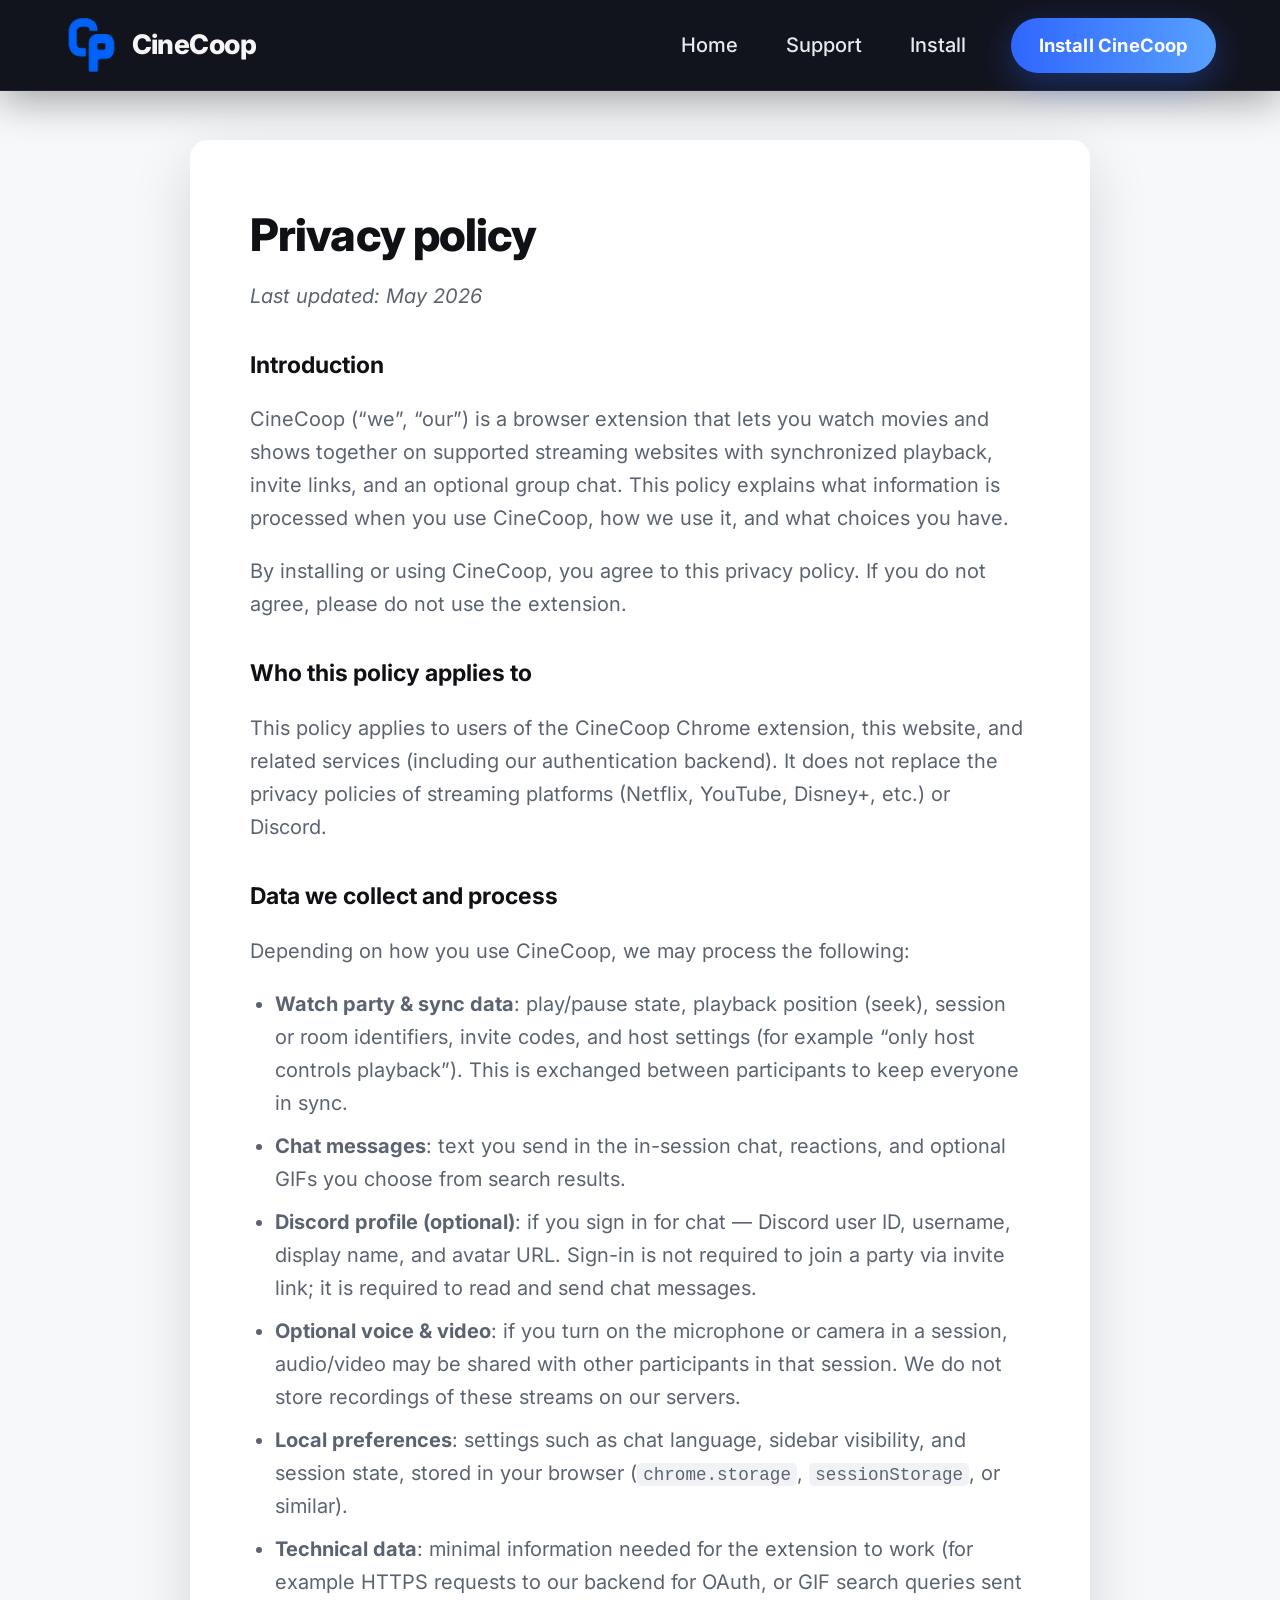
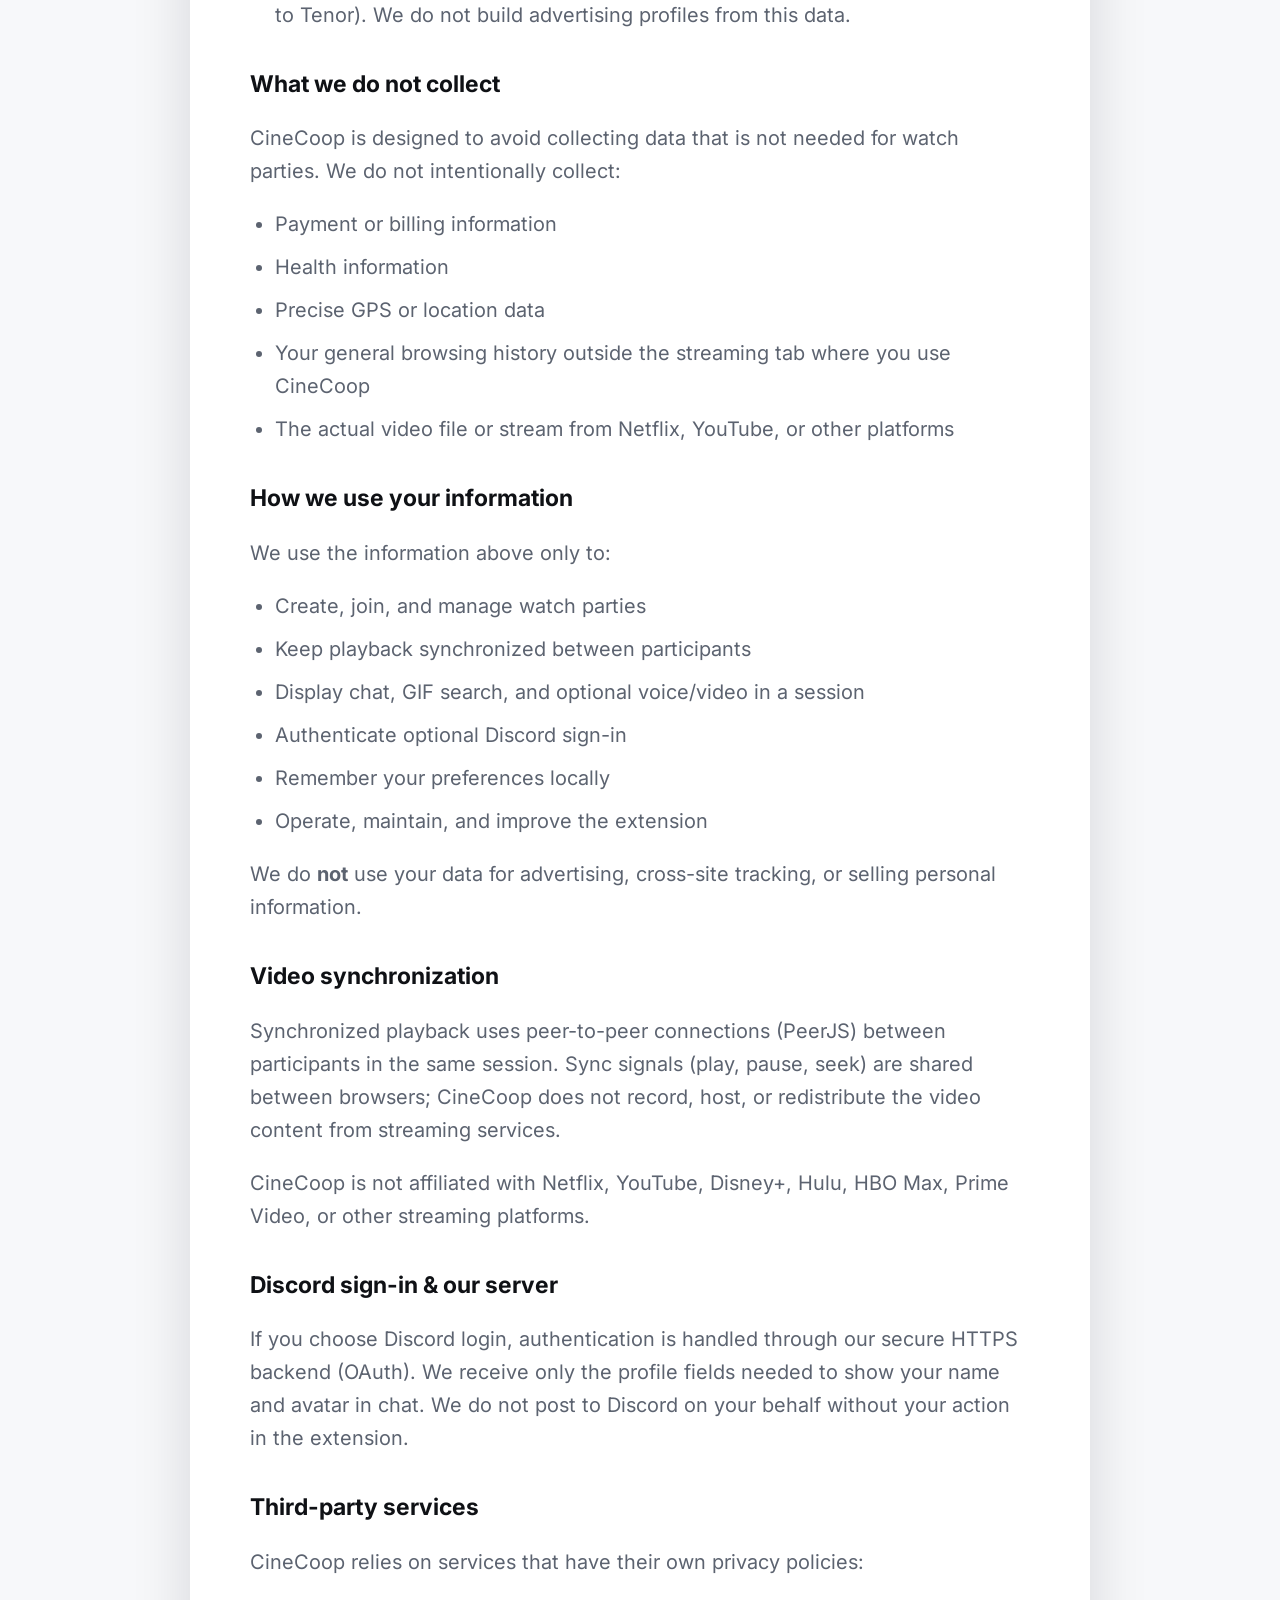
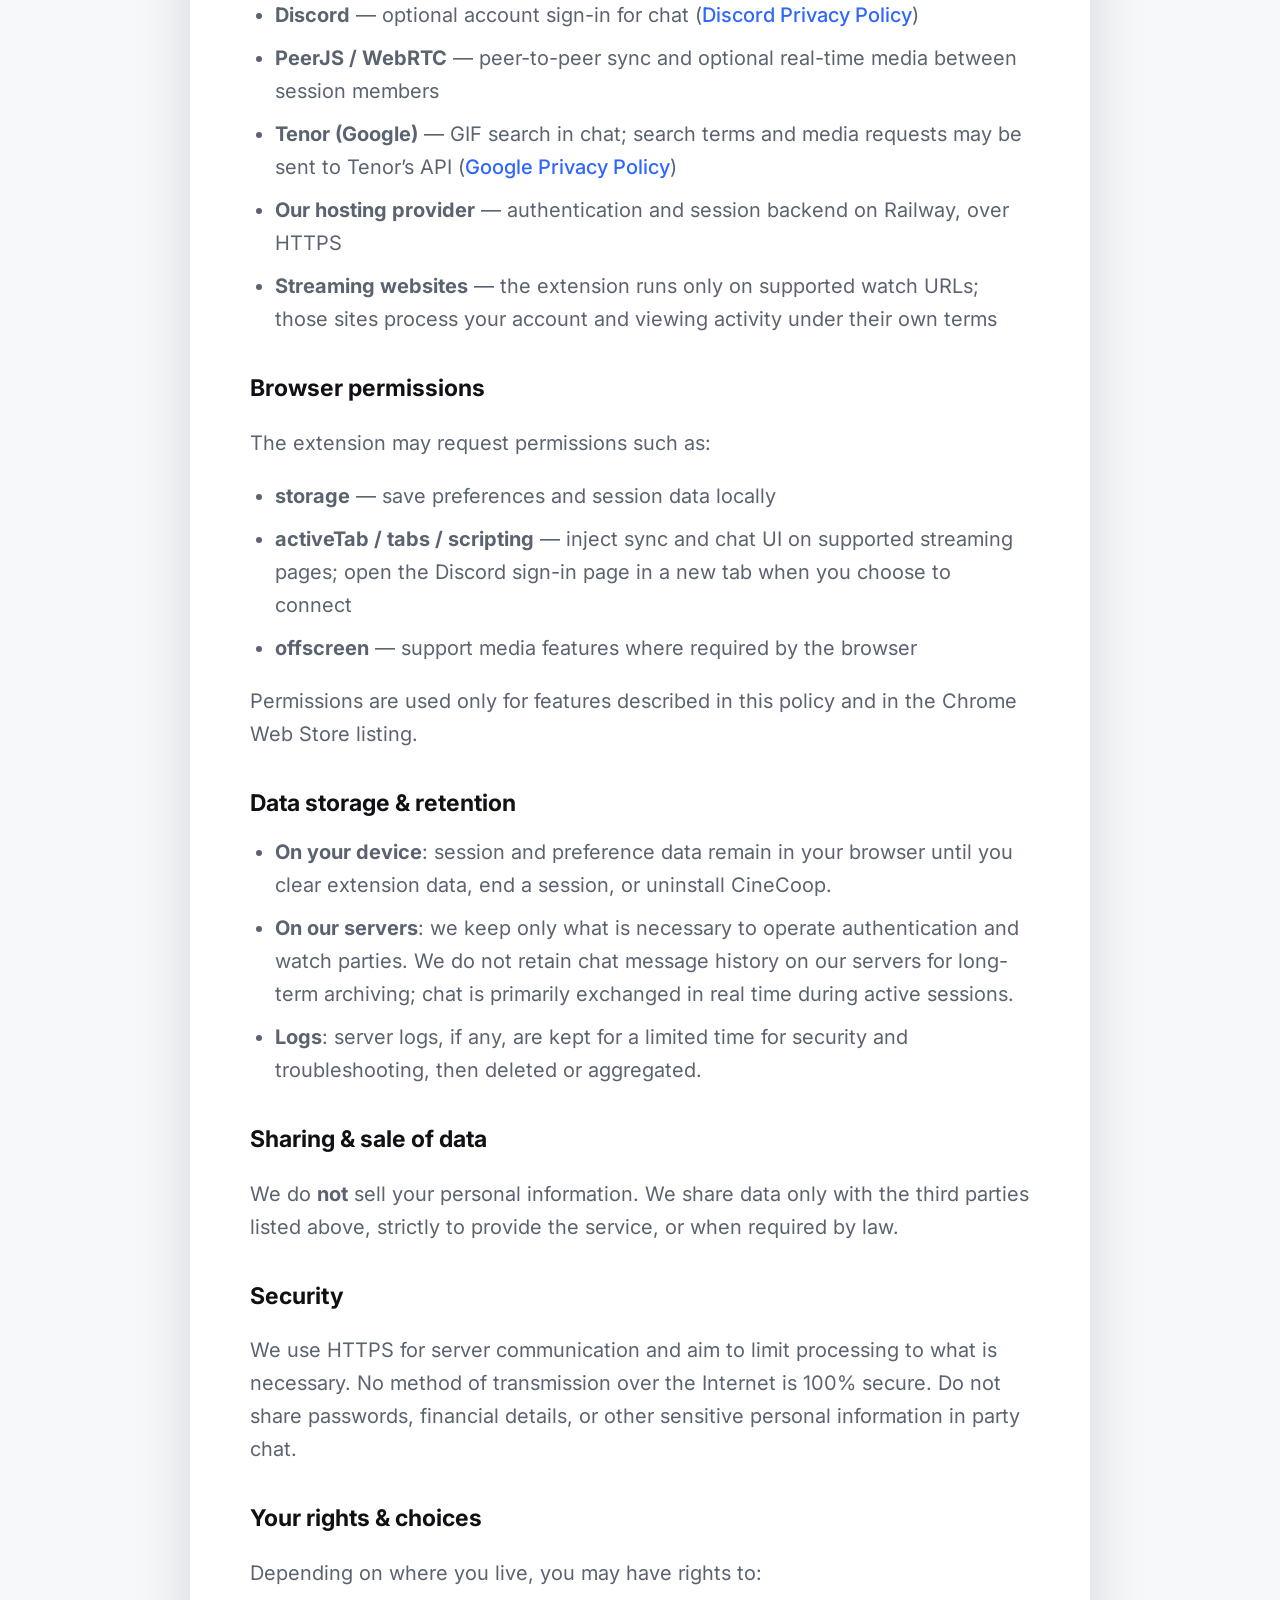
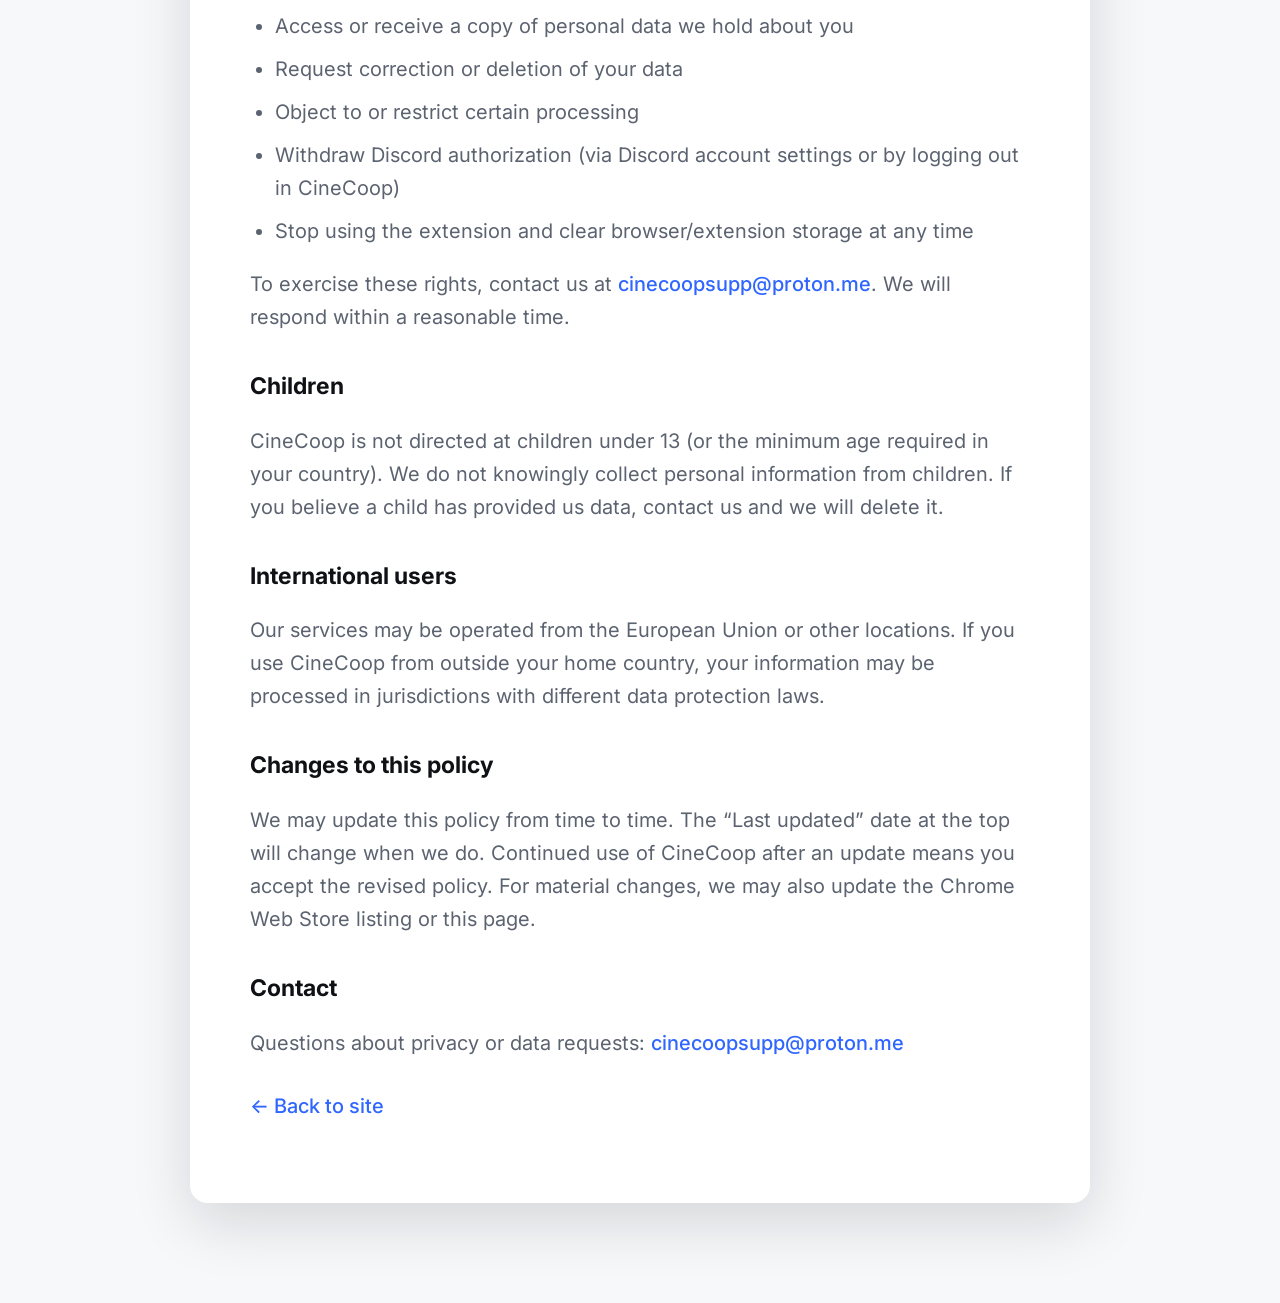
<file: privacy.html>
<!doctype html>
<html lang="en">
  <head>
    <meta charset="UTF-8" />
    <meta name="viewport" content="width=device-width, initial-scale=1.0" />
    <title>Privacy — CineCoop</title>
    <link rel="icon" type="image/png" sizes="48x48" href="assets/brand-cp-48.png?v=1" />
    <link rel="preconnect" href="https://fonts.googleapis.com" />
    <link rel="preconnect" href="https://fonts.gstatic.com" crossorigin />
    <link
      href="https://fonts.googleapis.com/css2?family=Inter:wght@400;500;600;700;800&display=swap"
      rel="stylesheet"
    />
    <link rel="stylesheet" href="styles.css?v=responsive" />
  </head>
  <body class="page-legal">
    <header class="site-header site-header--static" id="header">
      <a class="brand" href="index.html">
        <img src="assets/brand-cp-48.png" alt="" class="brand-icon" width="40" height="40" />
        <span class="brand-name">CineCoop</span>
      </a>
      <div class="header-actions">
        <nav class="nav" aria-label="Legal page navigation">
          <a href="index.html">Home</a>
          <a href="support.html">Support</a>
          <a href="https://chromewebstore.google.com/detail/CineCoop/nmacnladldcajbemafepjdhkagpcminf?hl=fr&authuser=1">Install</a>
        </nav>
        <a class="btn btn-primary btn-sm header-cta" href="https://chromewebstore.google.com/detail/CineCoop/nmacnladldcajbemafepjdhkagpcminf?hl=fr&authuser=1">Install CineCoop</a>
      </div>
      <button class="nav-toggle" type="button" aria-label="Menu" aria-expanded="false">
        <span></span><span></span><span></span>
      </button>
    </header>

    <main class="legal-page">
      <article class="legal">
        <h1>Privacy policy</h1>
        <p class="legal-updated"><em>Last updated: May 2026</em></p>

        <h2>Introduction</h2>
        <p>
          CineCoop (“we”, “our”) is a browser extension that lets you watch movies and shows
          together on supported streaming websites with synchronized playback, invite links, and an
          optional group chat. This policy explains what information is processed when you use
          CineCoop, how we use it, and what choices you have.
        </p>
        <p>
          By installing or using CineCoop, you agree to this privacy policy. If you do not agree,
          please do not use the extension.
        </p>

        <h2>Who this policy applies to</h2>
        <p>
          This policy applies to users of the CineCoop Chrome extension, this website, and related
          services (including our authentication backend). It does not replace the privacy policies
          of streaming platforms (Netflix, YouTube, Disney+, etc.) or Discord.
        </p>

        <h2>Data we collect and process</h2>
        <p>Depending on how you use CineCoop, we may process the following:</p>
        <ul>
          <li>
            <strong>Watch party &amp; sync data</strong>: play/pause state, playback position
            (seek), session or room identifiers, invite codes, and host settings (for example
            “only host controls playback”). This is exchanged between participants to keep everyone
            in sync.
          </li>
          <li>
            <strong>Chat messages</strong>: text you send in the in-session chat, reactions, and
            optional GIFs you choose from search results.
          </li>
          <li>
            <strong>Discord profile (optional)</strong>: if you sign in for chat — Discord user ID,
            username, display name, and avatar URL. Sign-in is not required to join a party via
            invite link; it is required to read and send chat messages.
          </li>
          <li>
            <strong>Optional voice &amp; video</strong>: if you turn on the microphone or camera in a
            session, audio/video may be shared with other participants in that session. We do not
            store recordings of these streams on our servers.
          </li>
          <li>
            <strong>Local preferences</strong>: settings such as chat language, sidebar visibility,
            and session state, stored in your browser (<code>chrome.storage</code>,
            <code>sessionStorage</code>, or similar).
          </li>
          <li>
            <strong>Technical data</strong>: minimal information needed for the extension to work
            (for example HTTPS requests to our backend for OAuth, or GIF search queries sent to
            Tenor). We do not build advertising profiles from this data.
          </li>
        </ul>

        <h2>What we do not collect</h2>
        <p>CineCoop is designed to avoid collecting data that is not needed for watch parties. We do not intentionally collect:</p>
        <ul>
          <li>Payment or billing information</li>
          <li>Health information</li>
          <li>Precise GPS or location data</li>
          <li>Your general browsing history outside the streaming tab where you use CineCoop</li>
          <li>The actual video file or stream from Netflix, YouTube, or other platforms</li>
        </ul>

        <h2>How we use your information</h2>
        <p>We use the information above only to:</p>
        <ul>
          <li>Create, join, and manage watch parties</li>
          <li>Keep playback synchronized between participants</li>
          <li>Display chat, GIF search, and optional voice/video in a session</li>
          <li>Authenticate optional Discord sign-in</li>
          <li>Remember your preferences locally</li>
          <li>Operate, maintain, and improve the extension</li>
        </ul>
        <p>
          We do <strong>not</strong> use your data for advertising, cross-site tracking, or selling
          personal information.
        </p>

        <h2>Video synchronization</h2>
        <p>
          Synchronized playback uses peer-to-peer connections (PeerJS) between participants in the
          same session. Sync signals (play, pause, seek) are shared between browsers; CineCoop does
          not record, host, or redistribute the video content from streaming services.
        </p>
        <p>
          CineCoop is not affiliated with Netflix, YouTube, Disney+, Hulu, HBO Max, Prime Video, or
          other streaming platforms.
        </p>

        <h2>Discord sign-in &amp; our server</h2>
        <p>
          If you choose Discord login, authentication is handled through our secure HTTPS backend
          (OAuth). We receive only the profile fields needed to show your name and avatar in chat.
          We do not post to Discord on your behalf without your action in the extension.
        </p>

        <h2>Third-party services</h2>
        <p>CineCoop relies on services that have their own privacy policies:</p>
        <ul>
          <li>
            <strong>Discord</strong> — optional account sign-in for chat
            (<a href="https://discord.com/privacy" rel="noopener noreferrer" target="_blank">Discord Privacy Policy</a>)
          </li>
          <li>
            <strong>PeerJS / WebRTC</strong> — peer-to-peer sync and optional real-time media between
            session members
          </li>
          <li>
            <strong>Tenor (Google)</strong> — GIF search in chat; search terms and media requests may
            be sent to Tenor’s API
            (<a href="https://policies.google.com/privacy" rel="noopener noreferrer" target="_blank">Google Privacy Policy</a>)
          </li>
          <li>
            <strong>Our hosting provider</strong> — authentication and session backend on Railway,
            over HTTPS
          </li>
          <li>
            <strong>Streaming websites</strong> — the extension runs only on supported watch URLs;
            those sites process your account and viewing activity under their own terms
          </li>
        </ul>

        <h2>Browser permissions</h2>
        <p>The extension may request permissions such as:</p>
        <ul>
          <li><strong>storage</strong> — save preferences and session data locally</li>
          <li><strong>activeTab / tabs / scripting</strong> — inject sync and chat UI on supported streaming pages; open the Discord sign-in page in a new tab when you choose to connect</li>
          <li><strong>offscreen</strong> — support media features where required by the browser</li>
        </ul>
        <p>Permissions are used only for features described in this policy and in the Chrome Web Store listing.</p>

        <h2>Data storage &amp; retention</h2>
        <ul>
          <li>
            <strong>On your device</strong>: session and preference data remain in your browser until
            you clear extension data, end a session, or uninstall CineCoop.
          </li>
          <li>
            <strong>On our servers</strong>: we keep only what is necessary to operate authentication
            and watch parties. We do not retain chat message history on our servers for long-term
            archiving; chat is primarily exchanged in real time during active sessions.
          </li>
          <li>
            <strong>Logs</strong>: server logs, if any, are kept for a limited time for security and
            troubleshooting, then deleted or aggregated.
          </li>
        </ul>

        <h2>Sharing &amp; sale of data</h2>
        <p>
          We do <strong>not</strong> sell your personal information. We share data only with the
          third parties listed above, strictly to provide the service, or when required by law.
        </p>

        <h2>Security</h2>
        <p>
          We use HTTPS for server communication and aim to limit processing to what is necessary.
          No method of transmission over the Internet is 100% secure. Do not share passwords,
          financial details, or other sensitive personal information in party chat.
        </p>

        <h2>Your rights &amp; choices</h2>
        <p>Depending on where you live, you may have rights to:</p>
        <ul>
          <li>Access or receive a copy of personal data we hold about you</li>
          <li>Request correction or deletion of your data</li>
          <li>Object to or restrict certain processing</li>
          <li>Withdraw Discord authorization (via Discord account settings or by logging out in CineCoop)</li>
          <li>Stop using the extension and clear browser/extension storage at any time</li>
        </ul>
        <p>
          To exercise these rights, contact us at
          <a href="mailto:cinecoopsupp@proton.me">cinecoopsupp@proton.me</a>. We will respond within
          a reasonable time.
        </p>

        <h2>Children</h2>
        <p>
          CineCoop is not directed at children under 13 (or the minimum age required in your
          country). We do not knowingly collect personal information from children. If you believe
          a child has provided us data, contact us and we will delete it.
        </p>

        <h2>International users</h2>
        <p>
          Our services may be operated from the European Union or other locations. If you use
          CineCoop from outside your home country, your information may be processed in jurisdictions
          with different data protection laws.
        </p>

        <h2>Changes to this policy</h2>
        <p>
          We may update this policy from time to time. The “Last updated” date at the top will
          change when we do. Continued use of CineCoop after an update means you accept the revised
          policy. For material changes, we may also update the Chrome Web Store listing or this page.
        </p>

        <h2>Contact</h2>
        <p>
          Questions about privacy or data requests:
          <a href="mailto:cinecoopsupp@proton.me">cinecoopsupp@proton.me</a>
        </p>
        <p><a class="legal-back" href="index.html">← Back to site</a></p>
      </article>
    </main>

    <script src="script.js"></script>
  </body>
</html>
</file>
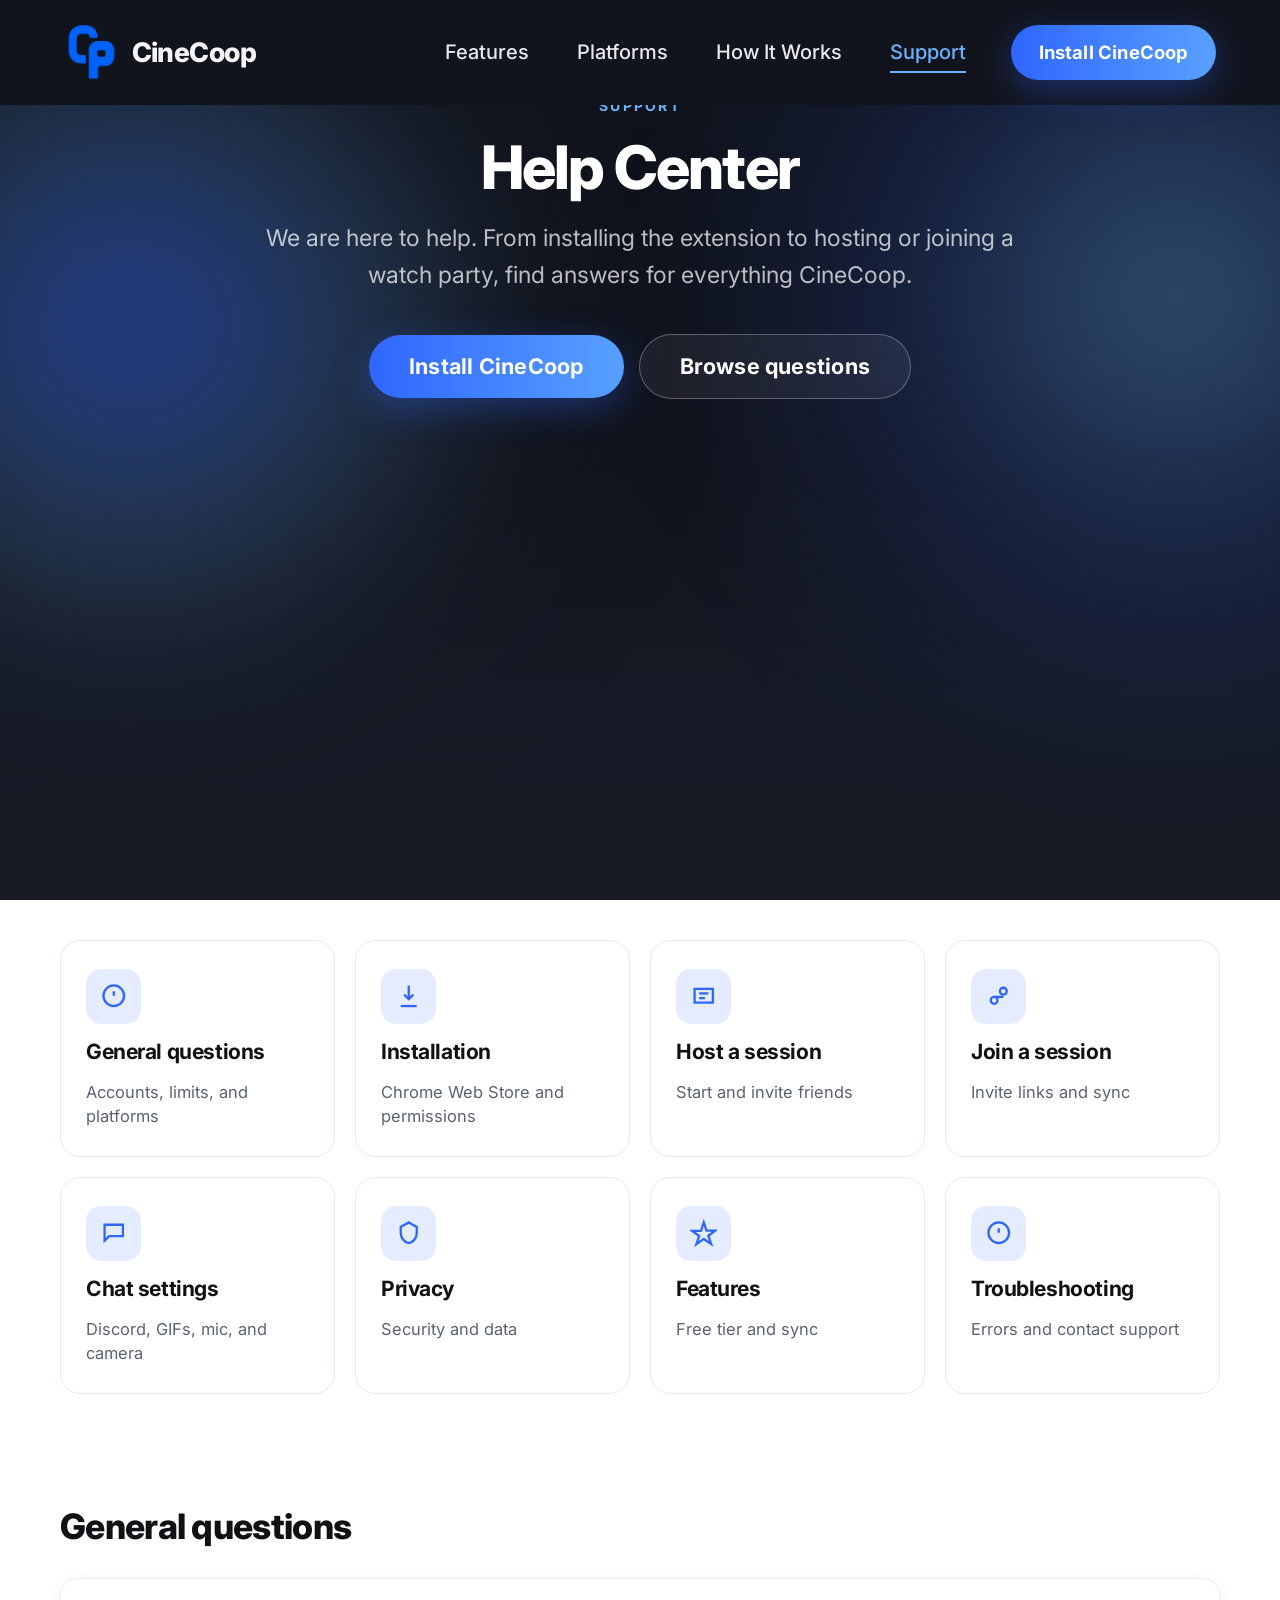
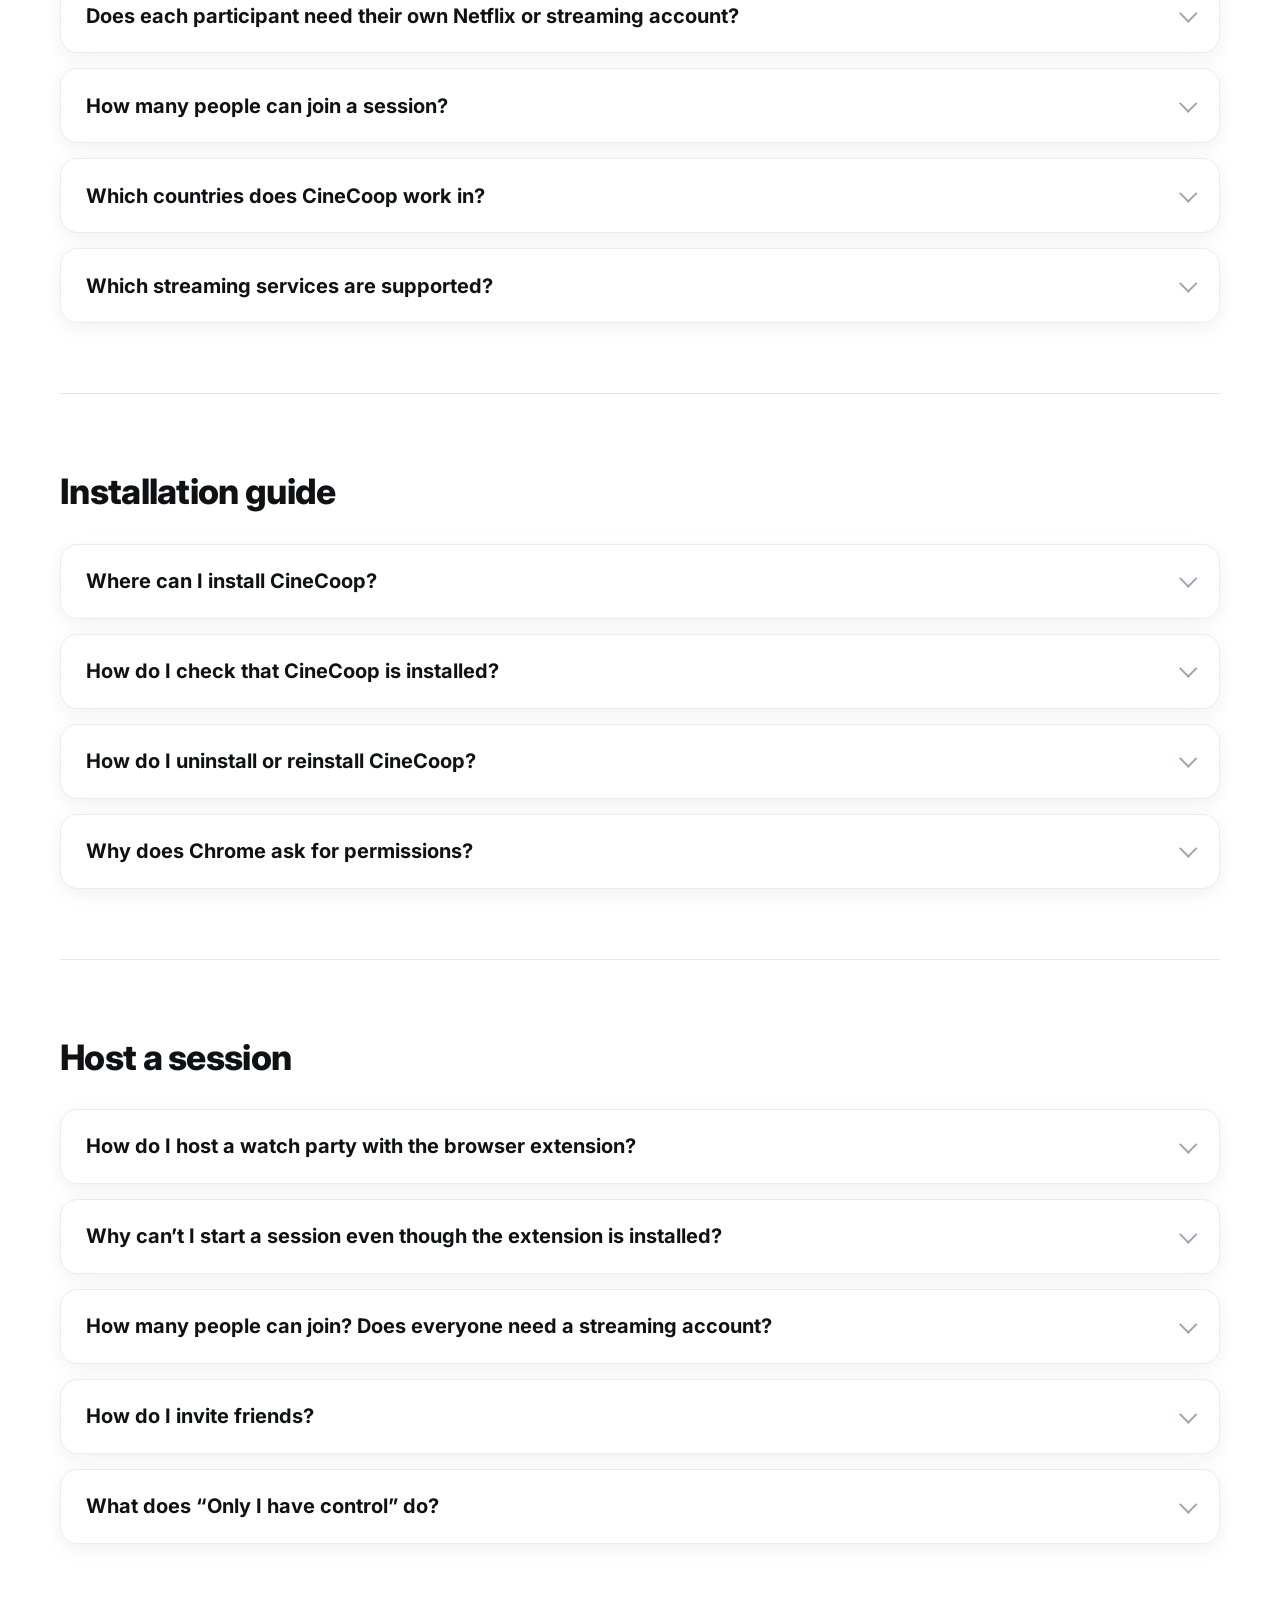
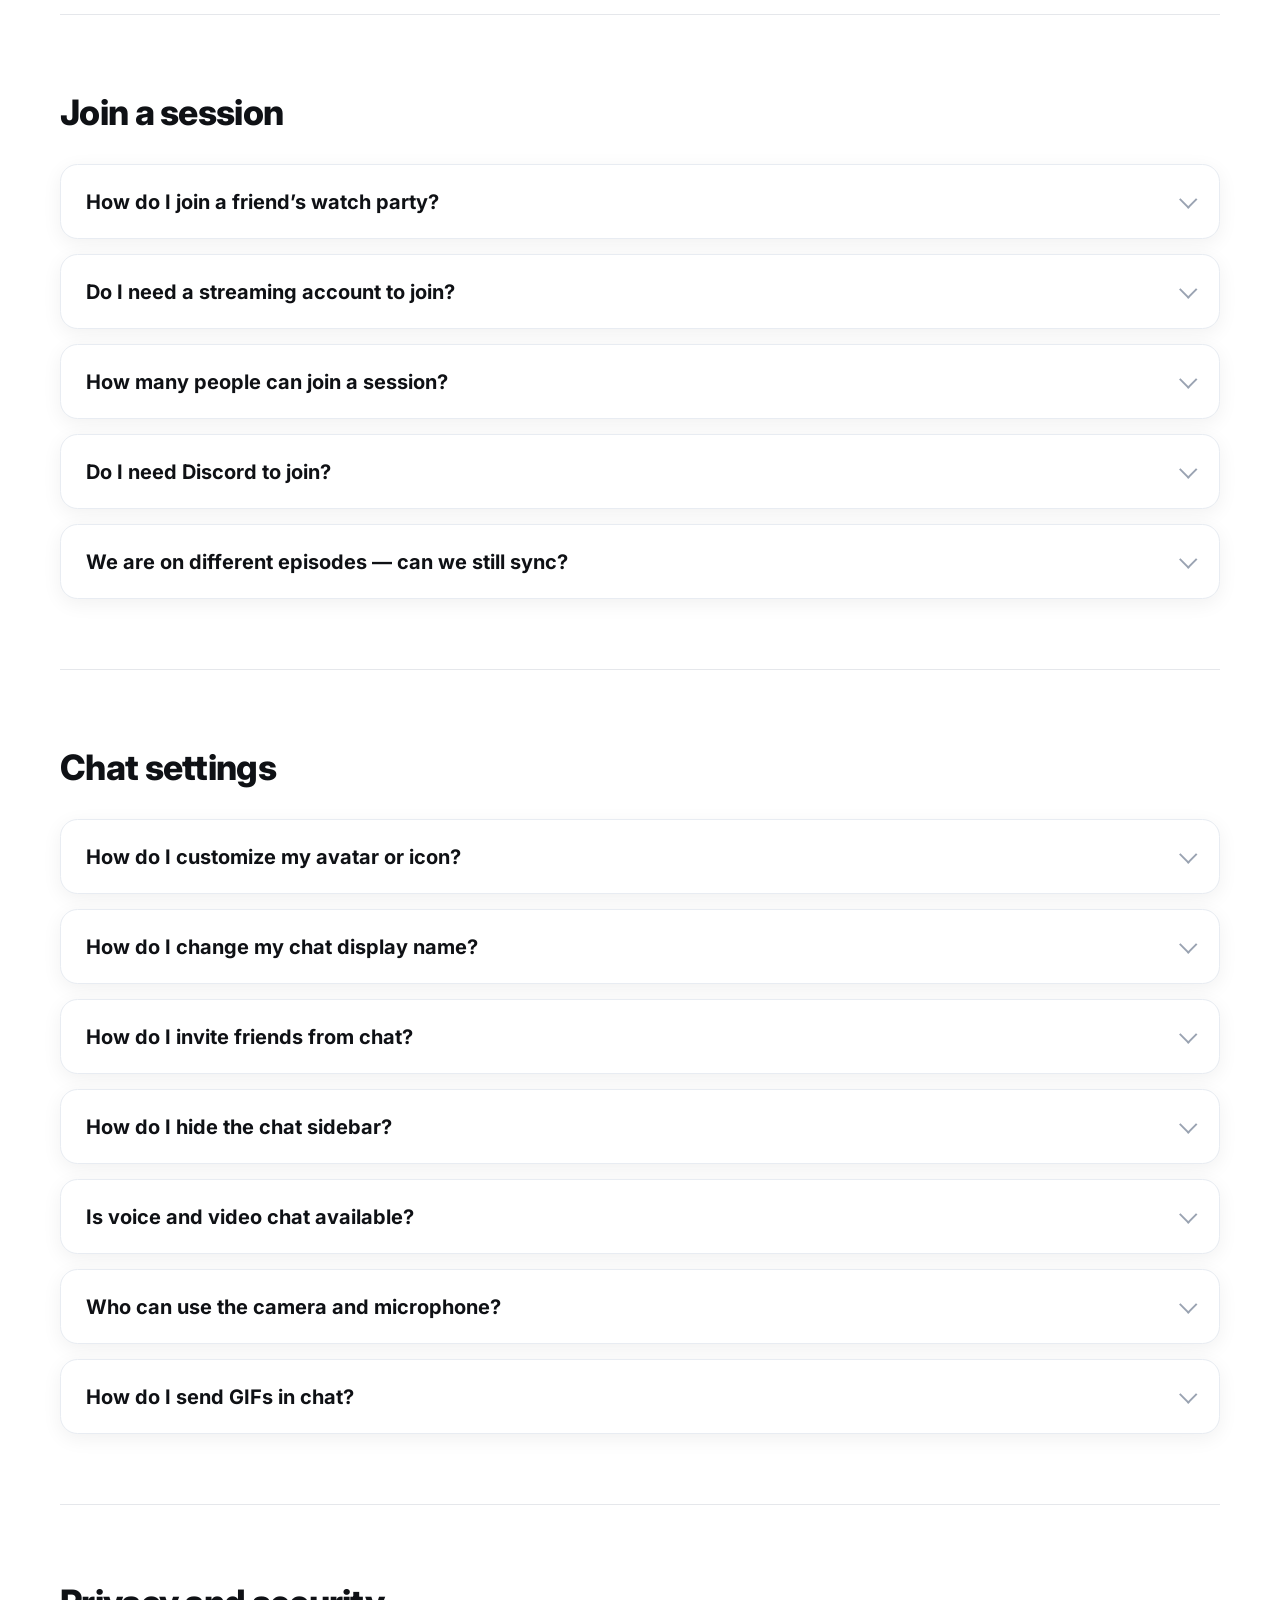
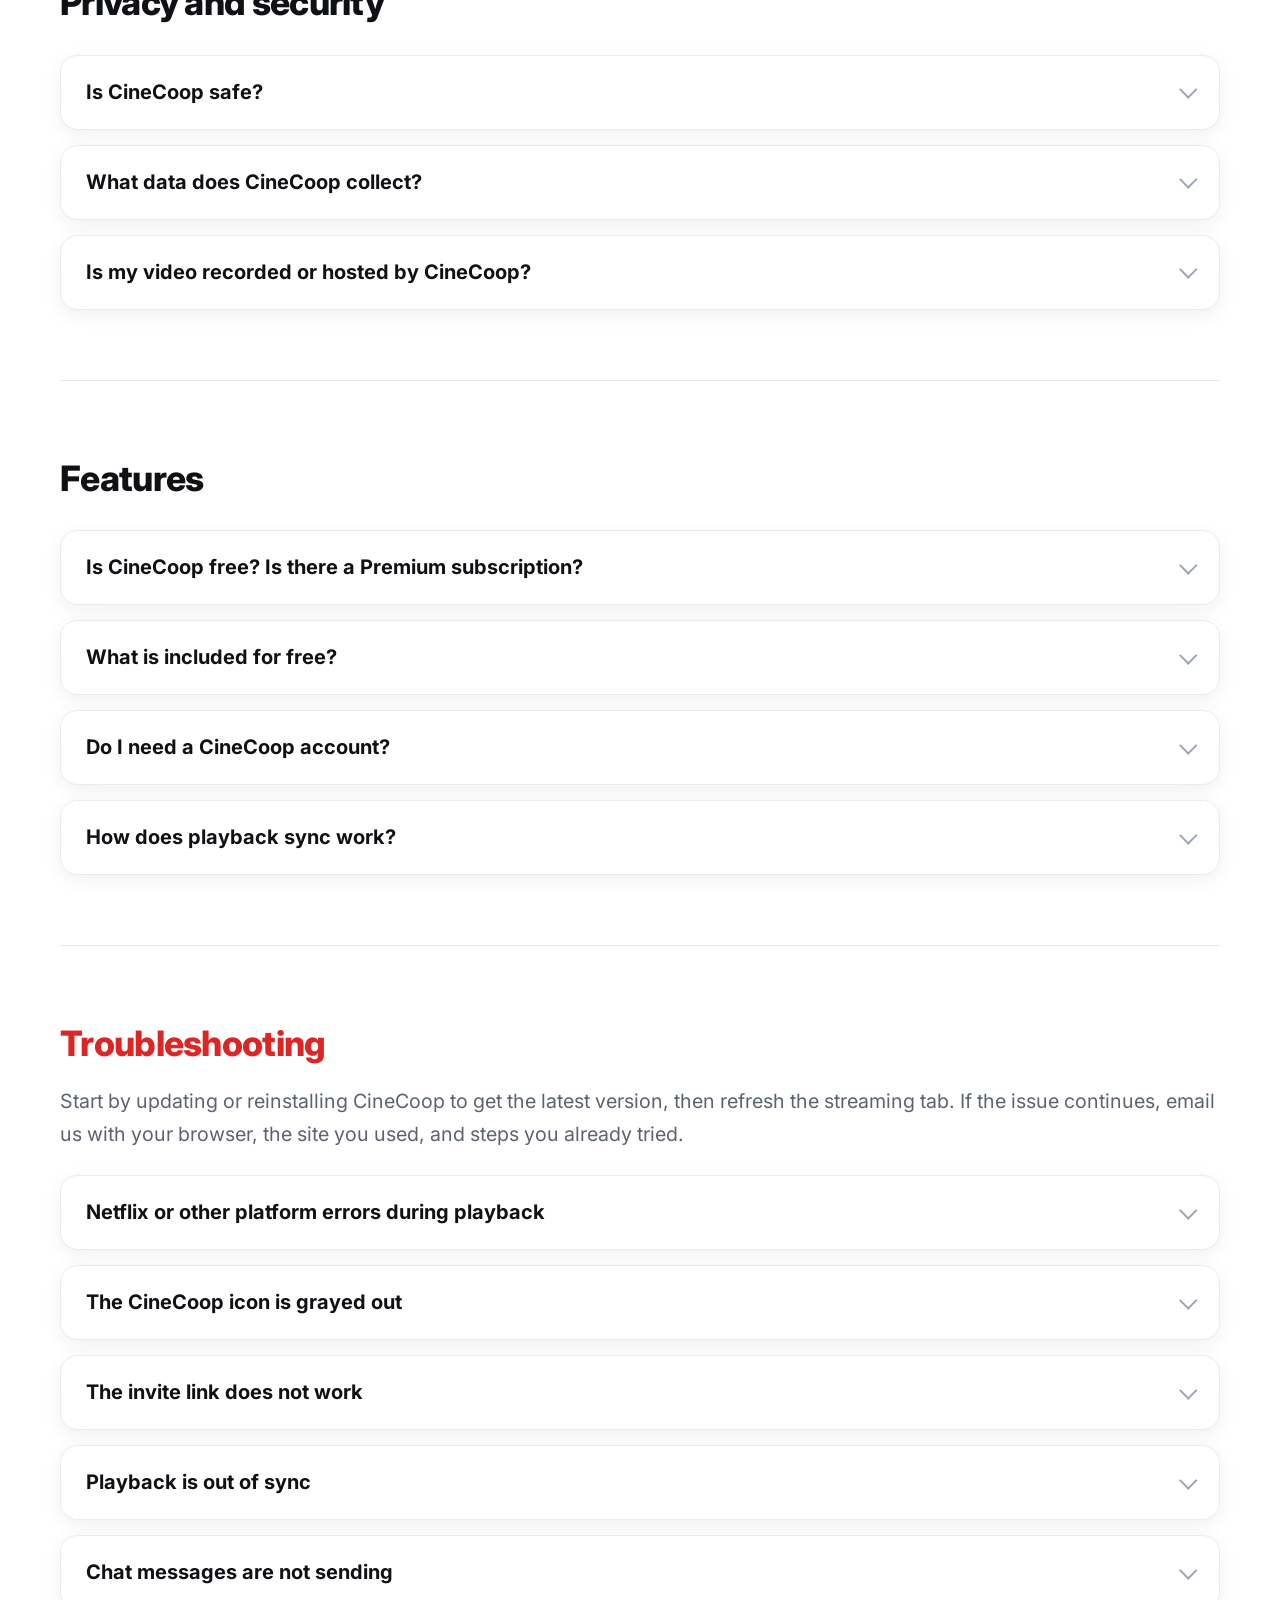
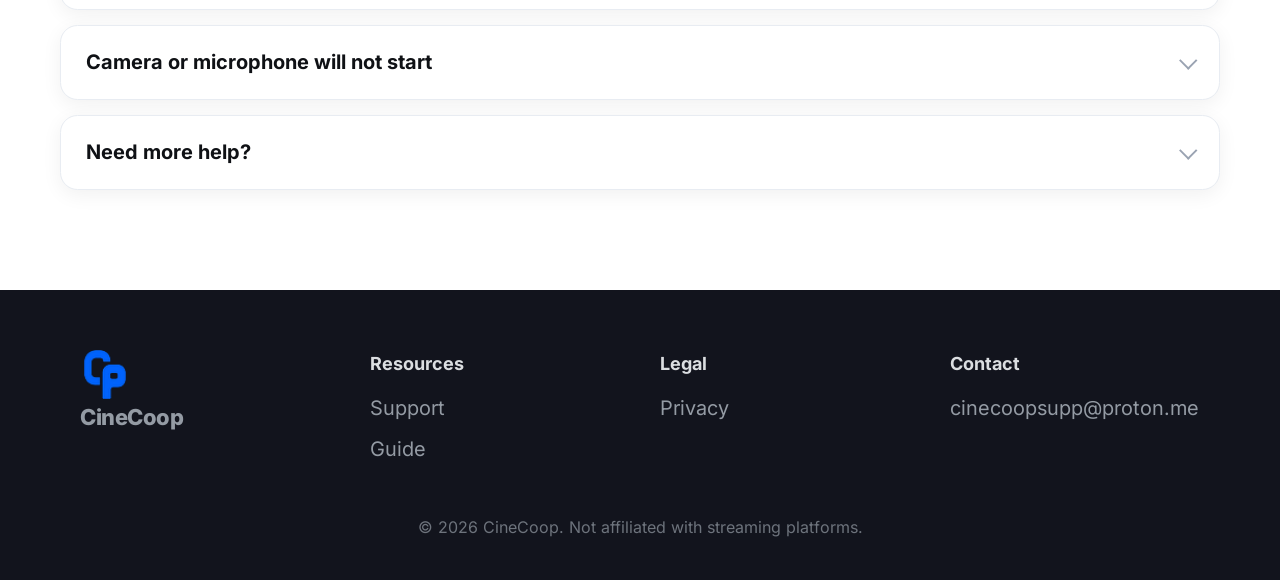
<file: support.html>
<!doctype html>
<html lang="en">
  <head>
    <meta charset="UTF-8" />
    <meta name="viewport" content="width=device-width, initial-scale=1.0" />
    <title>Support — CineCoop</title>
    <meta
      name="description"
      content="CineCoop Help Center: install the extension, host or join a watch party, chat, sync, and privacy."
    />
    <link rel="icon" type="image/png" sizes="48x48" href="assets/brand-cp-48.png?v=1" />
    <link rel="preconnect" href="https://fonts.googleapis.com" />
    <link rel="preconnect" href="https://fonts.gstatic.com" crossorigin />
    <link
      href="https://fonts.googleapis.com/css2?family=Inter:wght@400;500;600;700;800&display=swap"
      rel="stylesheet"
    />
    <link rel="stylesheet" href="styles.css?v=responsive45" />
  </head>
  <body class="page-support">
    <header class="site-header" id="header">
      <a class="brand" href="index.html">
        <img src="assets/brand-cp-48.png" alt="" class="brand-icon" width="40" height="40" />
        <span class="brand-name">CineCoop</span>
      </a>
      <div class="header-actions">
        <nav class="nav" aria-label="Support navigation">
          <a href="index.html#features">Features</a>
          <a href="index.html#platforms">Platforms</a>
          <a href="index.html#how">How It Works</a>
          <a href="support.html" aria-current="page">Support</a>
        </nav>
        <a class="btn btn-primary btn-sm header-cta" href="https://chromewebstore.google.com/detail/CineCoop/nmacnladldcajbemafepjdhkagpcminf?hl=fr&authuser=1" id="nav-install">Install CineCoop</a>
      </div>
      <button class="nav-toggle" type="button" aria-label="Menu" aria-expanded="false">
        <span></span><span></span><span></span>
      </button>
    </header>

    <main class="support-page">
      <section class="support-hero" aria-labelledby="support-title">
        <div class="support-hero-glow support-hero-glow--left" aria-hidden="true"></div>
        <div class="support-hero-glow support-hero-glow--right" aria-hidden="true"></div>
        <div class="support-hero-inner">
          <p class="eyebrow light">SUPPORT</p>
          <h1 id="support-title">Help Center</h1>
          <p class="support-hero-lead">
            We are here to help. From installing the extension to hosting or joining a watch party, find
            answers for everything CineCoop.
          </p>
          <div class="support-hero-actions">
            <a class="btn btn-primary btn-lg" href="https://chromewebstore.google.com/detail/CineCoop/nmacnladldcajbemafepjdhkagpcminf?hl=fr&authuser=1">Install CineCoop</a>
            <a class="btn btn-ghost btn-lg" href="#general">Browse questions</a>
          </div>
        </div>
      </section>

      <section class="support-categories" aria-label="Help topics">
        <div class="support-grid">
          <button type="button" class="support-card" data-support-target="general">
            <span class="support-card-icon" aria-hidden="true">
              <svg width="22" height="22" viewBox="0 0 24 24" fill="none" stroke="currentColor" stroke-width="2">
                <circle cx="12" cy="12" r="9"></circle>
                <path d="M12 8v4M12 16h.01"></path>
              </svg>
            </span>
            <span class="support-card-title">General questions</span>
            <span class="support-card-desc">Accounts, limits, and platforms</span>
          </button>
          <button type="button" class="support-card" data-support-target="install">
            <span class="support-card-icon" aria-hidden="true">
              <svg width="22" height="22" viewBox="0 0 24 24" fill="none" stroke="currentColor" stroke-width="2">
                <path d="M12 3v12M8 11l4 4 4-4"></path>
                <path d="M5 21h14"></path>
              </svg>
            </span>
            <span class="support-card-title">Installation</span>
            <span class="support-card-desc">Chrome Web Store and permissions</span>
          </button>
          <button type="button" class="support-card" data-support-target="host">
            <span class="support-card-icon" aria-hidden="true">
              <svg width="22" height="22" viewBox="0 0 24 24" fill="none" stroke="currentColor" stroke-width="2">
                <path d="M4 6h16v12H4z"></path>
                <path d="M8 10h8M8 14h5"></path>
              </svg>
            </span>
            <span class="support-card-title">Host a session</span>
            <span class="support-card-desc">Start and invite friends</span>
          </button>
          <button type="button" class="support-card" data-support-target="join">
            <span class="support-card-icon" aria-hidden="true">
              <svg width="22" height="22" viewBox="0 0 24 24" fill="none" stroke="currentColor" stroke-width="2">
                <path d="M16 11c1.7 0 3-1.3 3-3S17.7 5 16 5s-3 1.3-3 3 1.3 3 3 3z"></path>
                <path d="M8 13c-1.7 0-3 1.3-3 3s1.3 3 3 3 3-1.3 3-3-1.3-3-3-3z"></path>
                <path d="M8 13h8"></path>
              </svg>
            </span>
            <span class="support-card-title">Join a session</span>
            <span class="support-card-desc">Invite links and sync</span>
          </button>
          <button type="button" class="support-card" data-support-target="chat">
            <span class="support-card-icon" aria-hidden="true">
              <svg width="22" height="22" viewBox="0 0 24 24" fill="none" stroke="currentColor" stroke-width="2">
                <path d="M4 5h16v10H8l-4 4V5z"></path>
              </svg>
            </span>
            <span class="support-card-title">Chat settings</span>
            <span class="support-card-desc">Discord, GIFs, mic, and camera</span>
          </button>
          <button type="button" class="support-card" data-support-target="privacy">
            <span class="support-card-icon" aria-hidden="true">
              <svg width="22" height="22" viewBox="0 0 24 24" fill="none" stroke="currentColor" stroke-width="2">
                <path d="M12 3l7 4v5c0 4.4-2.9 8.4-7 9-4.1-.6-7-4.6-7-9V7l7-4z"></path>
              </svg>
            </span>
            <span class="support-card-title">Privacy</span>
            <span class="support-card-desc">Security and data</span>
          </button>
          <button type="button" class="support-card" data-support-target="features">
            <span class="support-card-icon" aria-hidden="true">
              <svg width="22" height="22" viewBox="0 0 24 24" fill="none" stroke="currentColor" stroke-width="2">
                <path d="M12 3l2.4 7.2H22l-6 4.4 2.4 7.2L12 17.4 5.6 22l2.4-7.2-6-4.4h7.6L12 3z"></path>
              </svg>
            </span>
            <span class="support-card-title">Features</span>
            <span class="support-card-desc">Free tier and sync</span>
          </button>
          <button type="button" class="support-card" data-support-target="troubleshoot">
            <span class="support-card-icon" aria-hidden="true">
              <svg width="22" height="22" viewBox="0 0 24 24" fill="none" stroke="currentColor" stroke-width="2">
                <path d="M12 8v4M12 16h.01"></path>
                <circle cx="12" cy="12" r="9"></circle>
              </svg>
            </span>
            <span class="support-card-title">Troubleshooting</span>
            <span class="support-card-desc">Errors and contact support</span>
          </button>
        </div>
      </section>

      <section class="support-content" aria-label="Help articles">
        <div class="support-faq-wrap" id="support-faq">
          <section class="support-section" id="general">
            <h2 class="support-section-title">General questions</h2>
            <div class="support-faq-list">
              <details class="support-faq">
                <summary>Does each participant need their own Netflix or streaming account?</summary>
                <div class="support-faq-body">
                  <p>
                    <strong>Yes.</strong> Everyone must be able to play the same title on their own
                    account (Netflix, Disney+, YouTube, Prime Video, Max, Hulu, etc.). CineCoop
                    syncs playback — it does not share a login or subscription.
                  </p>
                </div>
              </details>
              <details class="support-faq">
                <summary>How many people can join a session?</summary>
                <div class="support-faq-body">
                  <p>
                    Up to <strong>4 people</strong> per watch party: 1 host and 3 guests. This
                    limit is shown in the extension when you create or join a session.
                  </p>
                </div>
              </details>
              <details class="support-faq">
                <summary>Which countries does CineCoop work in?</summary>
                <div class="support-faq-body">
                  <p>
                    CineCoop does not block countries on its own: the extension works anywhere you
                    can use <strong>Chrome on desktop</strong> and access a supported streaming
                    platform. Movie and show availability depends on your streaming subscription
                    and region, not CineCoop.
                  </p>
                </div>
              </details>
              <details class="support-faq">
                <summary>Which streaming services are supported?</summary>
                <div class="support-faq-body">
                  <p>
                    Netflix, YouTube, Disney+, Hulu, HBO Max / Max, Prime Video, Apple TV, Paramount+,
                    Canal+, Crunchyroll, Peacock, Spotify, and many other platforms listed in the
                    extension. See the full list on the
                    <a href="index.html#platforms">Platforms</a> page.
                  </p>
                </div>
              </details>
            </div>
          </section>

          <section class="support-section" id="install">
            <h2 class="support-section-title">Installation guide</h2>
            <div class="support-faq-list">
              <details class="support-faq">
                <summary>Where can I install CineCoop?</summary>
                <div class="support-faq-body">
                  <p>
                    Install the extension from the <strong>Chrome Web Store</strong> using the
                    <a href="https://chromewebstore.google.com/detail/CineCoop/nmacnladldcajbemafepjdhkagpcminf?hl=fr&authuser=1">Install CineCoop</a> button on our site. CineCoop is a
                    <strong>Google Chrome</strong> extension (and Chromium browsers such as Edge,
                    Brave, and Opera) on <strong>desktop</strong>.
                  </p>
                  <p>
                    If you are testing a local build, load the extension folder in developer mode from
                    <code>chrome://extensions</code>.
                  </p>
                </div>
              </details>
              <details class="support-faq">
                <summary>How do I check that CineCoop is installed?</summary>
                <div class="support-faq-body">
                  <p>
                    Look for the blue <strong>CP</strong> icon in the Chrome toolbar (puzzle menu
                    → pin CineCoop if it is hidden). On a supported video page, the icon becomes
                    active and the CineCoop panel appears on the player.
                  </p>
                </div>
              </details>
              <details class="support-faq">
                <summary>How do I uninstall or reinstall CineCoop?</summary>
                <div class="support-faq-body">
                  <p>
                    Open <code>chrome://extensions</code>, find <strong>CineCoop</strong>, then click
                    <strong>Remove</strong>. To reinstall, download the latest version from the Chrome
                    Web Store or reload the folder in developer mode.
                  </p>
                  <p>
                    After reinstalling, refresh the streaming tab and create or rejoin the session if
                    needed.
                  </p>
                </div>
              </details>
              <details class="support-faq">
                <summary>Why does Chrome ask for permissions?</summary>
                <div class="support-faq-body">
                  <p>
                    CineCoop needs access to supported platform tabs for sync and chat, storage for your
                    preferences, and optionally identity for Discord sign-in. The extension does not run
                    on every website — only on streaming URLs listed in the manifest.
                  </p>
                </div>
              </details>
            </div>
          </section>

          <section class="support-section" id="host">
            <h2 class="support-section-title">Host a session</h2>
            <div class="support-faq-list">
              <details class="support-faq">
                <summary>How do I host a watch party with the browser extension?</summary>
                <div class="support-faq-body">
                  <ol>
                    <li>Open a movie or episode on a supported site and start playback.</li>
                    <li>Click the <strong>CineCoop</strong> icon → <strong>Start session</strong>.</li>
                    <li>Copy the invite link and share it with friends.</li>
                    <li>Optional: turn on <strong>Only I have control</strong> to keep play/pause control.</li>
                  </ol>
                </div>
              </details>
              <details class="support-faq">
                <summary>
                  Why can’t I start a session even though the extension is installed?
                </summary>
                <div class="support-faq-body">
                  <p>Most common causes:</p>
                  <ul>
                    <li>
                      You are not on a <strong>playback page</strong> (you need an episode or movie
                      playing, not just the service home screen).
                    </li>
                    <li>The video has not started yet — press <strong>Play</strong> first.</li>
                    <li>The site is not on the list of supported platforms.</li>
                    <li>The extension is disabled or outdated — reinstall the latest version.</li>
                  </ul>
                </div>
              </details>
              <details class="support-faq">
                <summary>How many people can join? Does everyone need a streaming account?</summary>
                <div class="support-faq-body">
                  <p>
                    Maximum <strong>4 people</strong> (host included). Each participant needs their own
                    access to the same title on their platform. CineCoop aligns play, pause, and seek
                    — it does not stream the video for you.
                  </p>
                </div>
              </details>
              <details class="support-faq">
                <summary>How do I invite friends?</summary>
                <div class="support-faq-body">
                  <p>
                    After starting a session, copy the <strong>invite link</strong> from the CineCoop
                    popup or panel, then send it by message, email, or Discord. Friends open the link,
                    install the extension if needed, then open the same content on their account.
                  </p>
                </div>
              </details>
              <details class="support-faq">
                <summary>What does “Only I have control” do?</summary>
                <div class="support-faq-body">
                  <p>
                    When this option is on, only the host can play, pause, or seek for the whole group.
                    Guests stay in sync but do not control the shared timeline.
                  </p>
                </div>
              </details>
            </div>
          </section>

          <section class="support-section" id="join">
            <h2 class="support-section-title">Join a session</h2>
            <div class="support-faq-list">
              <details class="support-faq">
                <summary>How do I join a friend’s watch party?</summary>
                <div class="support-faq-body">
                  <ol>
                    <li>Open the invite link sent by the host.</li>
                    <li>Install CineCoop if you have not already.</li>
                    <li>
                      Open the <strong>same movie or episode</strong> on your streaming service — playback
                      syncs with the host.
                    </li>
                  </ol>
                </div>
              </details>
              <details class="support-faq">
                <summary>Do I need a streaming account to join?</summary>
                <div class="support-faq-body">
                  <p>
                    <strong>Yes</strong> to watch the content: you must be able to play the same title on
                    your own subscription. For sync alone, the extension and a compatible browser are enough;
                    chat and some social options may require Discord (see below).
                  </p>
                </div>
              </details>
              <details class="support-faq">
                <summary>How many people can join a session?</summary>
                <div class="support-faq-body">
                  <p>
                    Up to <strong>3 guests</strong> plus the host, for 4 participants total. If the session
                    is full, ask the host to start a new watch party.
                  </p>
                </div>
              </details>
              <details class="support-faq">
                <summary>Do I need Discord to join?</summary>
                <div class="support-faq-body">
                  <p>
                    <strong>No</strong> to watch and stay in sync. Discord is useful if you want group chat,
                    Tenor GIFs, or profile-related social features.
                  </p>
                </div>
              </details>
              <details class="support-faq">
                <summary>We are on different episodes — can we still sync?</summary>
                <div class="support-faq-body">
                  <p>
                    Everyone must be on the <strong>same season and episode</strong> (or the same movie).
                    Ask the host to pause, align your player to the same moment, then resume together.
                  </p>
                </div>
              </details>
            </div>
          </section>

          <section class="support-section" id="chat">
            <h2 class="support-section-title">Chat settings</h2>
            <div class="support-faq-list">
              <details class="support-faq">
                <summary>How do I customize my avatar or icon?</summary>
                <div class="support-faq-body">
                  <p>
                    Sign in with <strong>Discord</strong> from the CineCoop popup: your Discord profile
                    photo appears in chat and the member list. Without sign-in, a generated avatar from
                    your display name is used.
                  </p>
                </div>
              </details>
              <details class="support-faq">
                <summary>How do I change my chat display name?</summary>
                <div class="support-faq-body">
                  <p>
                    With Discord connected, your <strong>Discord username</strong> appears in the session.
                    Without sign-in, you show as “Guest” (or “You” for yourself). The host may appear with
                    the host label in the member list.
                  </p>
                </div>
              </details>
              <details class="support-faq">
                <summary>How do I invite friends from chat?</summary>
                <div class="support-faq-body">
                  <p>
                    The watch party invite link is still the main way: copy it from the CineCoop popup or
                    panel and share it in chat or elsewhere. As long as the session is active and spots
                    remain, friends can join.
                  </p>
                </div>
              </details>
              <details class="support-faq">
                <summary>How do I hide the chat sidebar?</summary>
                <div class="support-faq-body">
                  <p>
                    In the extension popup → <strong>Party Settings</strong> → turn off
                    <strong>Show Chat Sidebar</strong>. The on-page chat panel stays hidden until you turn
                    it back on.
                  </p>
                </div>
              </details>
              <details class="support-faq">
                <summary>Is voice and video chat available?</summary>
                <div class="support-faq-body">
                  <p>
                    <strong>Yes.</strong> Optional mic and camera buttons are available in the chat panel
                    during a session. Streams are shared between participants through your browser; CineCoop
                    does not record your conversations on our servers.
                  </p>
                </div>
              </details>
              <details class="support-faq">
                <summary>Who can use the camera and microphone?</summary>
                <div class="support-faq-body">
                  <p>
                    Any participant <strong>already in the active session</strong> can turn on mic or camera
                    if they grant browser permissions. Close other apps (Zoom, Teams, etc.) that are using
                    the device if the button does not respond.
                  </p>
                </div>
              </details>
              <details class="support-faq">
                <summary>How do I send GIFs in chat?</summary>
                <div class="support-faq-body">
                  <p>
                    Tap the GIF button in chat and search for a clip. Results come from
                    <strong>Tenor</strong>; your search terms are sent to their API as described in our
                    <a href="privacy.html">privacy policy</a>.
                  </p>
                </div>
              </details>
            </div>
          </section>

          <section class="support-section" id="privacy">
            <h2 class="support-section-title">Privacy and security</h2>
            <div class="support-faq-list">
              <details class="support-faq">
                <summary>Is CineCoop safe?</summary>
                <div class="support-faq-body">
                  <p>
                    CineCoop is built to sync playback and enable chat between friends. We do not capture
                    video streams from Netflix, YouTube, or other platforms, and we do not sell your data.
                    Sync uses a peer-to-peer connection (PeerJS) between browsers for play/pause/seek signals.
                  </p>
                  <p>
                    As with any extension, install CineCoop only from a trusted source (Chrome Web Store or
                    official build) and never share your streaming passwords.
                  </p>
                </div>
              </details>
              <details class="support-faq">
                <summary>What data does CineCoop collect?</summary>
                <div class="support-faq-body">
                  <p>
                    Session sync signals, optional chat messages, optional Discord profile if you sign in,
                    and local preferences. See our
                    <a href="privacy.html">privacy policy</a> for details.
                  </p>
                </div>
              </details>
              <details class="support-faq">
                <summary>Is my video recorded or hosted by CineCoop?</summary>
                <div class="support-faq-body">
                  <p>
                    <strong>No.</strong> Only playback signals (play, pause, position) are exchanged between
                    participants. Content stays on your usual streaming service.
                  </p>
                </div>
              </details>
            </div>
          </section>

          <section class="support-section" id="features">
            <h2 class="support-section-title">Features</h2>
            <div class="support-faq-list">
              <details class="support-faq">
                <summary>Is CineCoop free? Is there a Premium subscription?</summary>
                <div class="support-faq-body">
                  <p>
                    <strong>CineCoop is completely free.</strong> There is no Premium subscription, paid trial,
                    or hidden pricing in the current extension. You need your own subscriptions to the
                    streaming services you watch.
                  </p>
                </div>
              </details>
              <details class="support-faq">
                <summary>What is included for free?</summary>
                <div class="support-faq-body">
                  <ul>
                    <li>Watch parties for up to 4 people</li>
                    <li>Play / pause / seek sync</li>
                    <li>Invite link and optional host control</li>
                    <li>Sidebar chat, Tenor GIFs, optional mic and camera</li>
                    <li>Compatibility with many streaming platforms</li>
                  </ul>
                </div>
              </details>
              <details class="support-faq">
                <summary>Do I need a CineCoop account?</summary>
                <div class="support-faq-body">
                  <p>
                    No, to start or join a session. A <strong>Discord</strong> account is recommended if you
                    want to customize your chat profile and use all social features.
                  </p>
                </div>
              </details>
              <details class="support-faq">
                <summary>How does playback sync work?</summary>
                <div class="support-faq-body">
                  <p>
                    When the host plays, pauses, or seeks, other browsers follow through a
                    <strong>peer-to-peer</strong> connection. If playback drifts, the host can pause and
                    resume; guests can also refresh the tab and rejoin.
                  </p>
                </div>
              </details>
            </div>
          </section>

          <section class="support-section support-section--troubleshoot" id="troubleshoot">
            <h2 class="support-section-title support-section-title--accent">Troubleshooting</h2>
            <p class="support-troubleshoot-lead">
              Start by updating or reinstalling CineCoop to get the latest version, then refresh the streaming
              tab. If the issue continues, email us with your browser, the site you used, and steps you already tried.
            </p>
            <div class="support-faq-list">
              <details class="support-faq">
                <summary>Netflix or other platform errors during playback</summary>
                <div class="support-faq-body">
                  <p>
                    Error messages (M7111, unable to play, etc.) usually come from the streaming service, not
                    CineCoop. Try playing the video alone without a session, check your connection, sign out
                    and back into the service, or try another episode.
                  </p>
                  <p>
                    If the error only appears during a watch party, leave the session, refresh the tab,
                    reinstall the extension if needed, then rejoin.
                  </p>
                </div>
              </details>
              <details class="support-faq">
                <summary>The CineCoop icon is grayed out</summary>
                <div class="support-faq-body">
                  <p>
                    Open a <strong>supported streaming site</strong> and start a video (playback page, not
                    just the home screen). The extension only activates on compatible URLs.
                  </p>
                </div>
              </details>
              <details class="support-faq">
                <summary>The invite link does not work</summary>
                <div class="support-faq-body">
                  <p>
                    Check that CineCoop is installed, the host session is still active, and you open the same
                    title on your account. Ask the host for a new link from their popup.
                  </p>
                </div>
              </details>
              <details class="support-faq">
                <summary>Playback is out of sync</summary>
                <div class="support-faq-body">
                  <ul>
                    <li>The host pauses and resumes playback.</li>
                    <li>Refresh the tab and rejoin the session.</li>
                    <li>
                      Wait if someone is buffering — sync resumes when their stream stabilizes.
                    </li>
                  </ul>
                </div>
              </details>
              <details class="support-faq">
                <summary>Chat messages are not sending</summary>
                <div class="support-faq-body">
                  <p>
                    Click <strong>Login</strong> in the CineCoop popup and connect Discord. Chat stays disabled
                    until you are signed in.
                  </p>
                </div>
              </details>
              <details class="support-faq">
                <summary>Camera or microphone will not start</summary>
                <div class="support-faq-body">
                  <p>
                    Allow access in Chrome, close other apps using the device, and confirm you are in an active
                    CineCoop session.
                  </p>
                </div>
              </details>
              <details class="support-faq">
                <summary>Need more help?</summary>
                <div class="support-faq-body">
                  <p>
                    Contact us at
                    <a class="support-mailto" href="mailto:cinecoopsupp@proton.me">cinecoopsupp@proton.me</a>
                    with your browser, streaming platform, and what you have already tried.
                  </p>
                </div>
              </details>
            </div>
          </section>
        </div>
      </section>
    </main>

    <footer class="site-footer site-footer--dark">
      <div class="footer-grid">
        <div>
          <a class="brand footer-brand" href="index.html">
            <img src="assets/brand-cp-48.png" alt="" class="brand-icon" width="40" height="40" />
            <span>CineCoop</span>
          </a>
        </div>
        <div>
          <h4>Resources</h4>
          <a href="support.html">Support</a>
          <a href="index.html#how">Guide</a>
        </div>
        <div>
          <h4>Legal</h4>
          <a href="privacy.html">Privacy</a>
        </div>
        <div>
          <h4>Contact</h4>
          <a href="mailto:cinecoopsupp@proton.me">cinecoopsupp@proton.me</a>
        </div>
      </div>
      <p class="copyright">© <span id="year"></span> CineCoop. Not affiliated with streaming platforms.</p>
    </footer>

    <script src="script.js?v=heroheight10"></script>
  </body>
</html>
</file>
<file: styles.css>
:root {
  --brand: #2f66ff;
  --brand-mid: #4d8fff;
  --brand-light: #69b4ff;
  --gradient: linear-gradient(104deg, #2f66ff 0%, #69b4ff 100%);
  --gradient-h: linear-gradient(90deg, #2f66ff 0%, #5ca6ff 55%, #69b4ff 100%);
  --surface-dark: #12141d;
  --surface-dark-elevated: #181b26;
  --hero-gradient: #12141d;
  --bg-dark: #12141d;
  --bg-header: rgba(10, 10, 10, 0.96);
  --text: #0f1115;
  --text-muted: #5c6370;
  --white: #f5f5f5;
  --radius: 14px;
  --shadow: 0 16px 48px rgba(15, 17, 21, 0.14);
  --max: 1140px;
  --header-h: 72px;
  --platforms-strip-h: 100px;
  --shows-panel-bg: #fafafa;
  --content-pad: clamp(16px, 4vw, 72px);
  --touch-min: 44px;
  /* Breakpoints (reference): 479 | 639 | 767 | 1023 | 1279 | 1280+ */
}

*,
*::before,
*::after {
  box-sizing: border-box;
}

html {
  scroll-behavior: smooth;
  -webkit-text-size-adjust: 100%;
  text-size-adjust: 100%;
}

/* Desktop: même rendu que 125 % de zoom navigateur */
@media (min-width: 1024px) {
  html {
    zoom: 1.25;
  }

  /* Hero plein écran au chargement (compense le zoom) */
  .hero {
    min-height: calc(100svh / 1.25);
    min-height: calc(100dvh / 1.25);
    height: auto;
    max-height: none;
    overflow: visible;
  }
}

@media (prefers-reduced-motion: reduce) {
  html {
    scroll-behavior: auto;
  }
  *,
  *::before,
  *::after {
    animation-duration: 0.01ms !important;
    animation-iteration-count: 1 !important;
    transition-duration: 0.01ms !important;
  }
}

body {
  margin: 0;
  font-family: Inter, system-ui, -apple-system, sans-serif;
  color: var(--text);
  background: #fff;
  line-height: 1.55;
  overflow-x: hidden;
}

.page-bg {
  position: fixed;
  inset: 0;
  z-index: -1;
  background: #fff;
  pointer-events: none;
}

a {
  color: var(--brand);
  text-decoration: none;
}

img {
  max-width: 100%;
  height: auto;
  display: block;
}

/* Reveal animations */
.reveal {
  opacity: 0;
  transform: translateY(28px);
  transition:
    opacity 0.7s cubic-bezier(0.22, 1, 0.36, 1),
    transform 0.7s cubic-bezier(0.22, 1, 0.36, 1);
  transition-delay: calc(var(--d, 0) * 0.08s);
}

.reveal.is-visible {
  opacity: 1;
  transform: translateY(0);
}

@keyframes float-y {
  0%,
  100% {
    transform: translateY(0);
  }
  50% {
    transform: translateY(-14px);
  }
}

@keyframes glow-pulse {
  0%,
  100% {
    opacity: 0.5;
    transform: scale(1);
  }
  50% {
    opacity: 0.85;
    transform: scale(1.05);
  }
}

@keyframes shimmer {
  0% {
    background-position: 0% 50%;
  }
  100% {
    background-position: 200% 50%;
  }
}

@keyframes platforms-scroll {
  0% {
    transform: translateX(0);
  }
  100% {
    transform: translateX(-50%);
  }
}

.float-y {
  animation: float-y 5s ease-in-out infinite;
}

.float-y-slow {
  animation: float-y 7s ease-in-out infinite;
}

/* Header — Teleparty-style bar */
.site-header {
  position: fixed;
  top: 0;
  left: 0;
  right: 0;
  z-index: 100;
  display: flex;
  flex-wrap: nowrap;
  align-items: center;
  gap: clamp(12px, 2vw, 40px);
  padding: 20px var(--content-pad);
  background: var(--surface-dark);
  border-bottom: 0;
  transition:
    padding 0.35s ease,
    box-shadow 0.35s ease;
}

.site-header.is-scrolled {
  padding-top: 12px;
  padding-bottom: 12px;
  box-shadow: 0 8px 32px rgba(0, 0, 0, 0.35);
}

.brand {
  display: flex;
  align-items: center;
  gap: 10px;
  color: var(--white);
  font-weight: 800;
  font-size: 1.35rem;
  text-decoration: none;
  flex-shrink: 0;
  letter-spacing: -0.02em;
}

.brand-name {
  color: var(--white);
}

.brand-icon {
  width: 44px;
  height: 44px;
  flex-shrink: 0;
  display: block;
  object-fit: contain;
  transition: transform 0.3s ease;
}

.site-footer .brand-icon {
  width: 40px;
  height: 40px;
}

.brand:hover .brand-icon {
  transform: rotate(-6deg) scale(1.05);
}

.header-actions {
  display: flex;
  align-items: center;
  gap: clamp(20px, 3vw, 36px);
  margin-left: auto;
  flex-shrink: 0;
}

.nav {
  display: flex;
  align-items: center;
  justify-content: flex-end;
  gap: clamp(20px, 3vw, 40px);
  margin: 0;
}

.nav a {
  color: #e8eaed;
  font-weight: 500;
  font-size: 1rem;
  text-decoration: none;
  position: relative;
}

.nav a::after {
  content: "";
  position: absolute;
  left: 0;
  bottom: -4px;
  width: 0;
  height: 2px;
  background: var(--brand-light);
  transition: width 0.25s ease;
}

.nav a:hover {
  color: #fff;
}

.nav a:hover::after {
  width: 100%;
}

.nav-toggle {
  display: none;
  flex-shrink: 0;
  flex-direction: column;
  align-items: center;
  justify-content: center;
  gap: 5px;
  width: var(--touch-min);
  min-width: var(--touch-min);
  height: var(--touch-min);
  min-height: var(--touch-min);
  background: none;
  border: 0;
  padding: 0;
  margin: 0;
  cursor: pointer;
  -webkit-tap-highlight-color: transparent;
}

.nav-toggle span {
  display: block;
  width: 22px;
  height: 2px;
  background: #fff;
  border-radius: 2px;
  transition: transform 0.3s ease, opacity 0.3s ease;
}

.nav-toggle[aria-expanded="true"] span:nth-child(1) {
  transform: translateY(7px) rotate(45deg);
}

.nav-toggle[aria-expanded="true"] span:nth-child(2) {
  opacity: 0;
}

.nav-toggle[aria-expanded="true"] span:nth-child(3) {
  transform: translateY(-7px) rotate(-45deg);
}

body.nav-menu-open {
  overflow: hidden;
}

/* Buttons */
.btn {
  display: inline-flex;
  align-items: center;
  justify-content: center;
  box-sizing: border-box;
  min-height: 44px;
  padding: 12px 26px;
  border: 0;
  border-radius: 999px;
  font-size: 0.95rem;
  line-height: 1.2;
  font-weight: 700;
  letter-spacing: 0.01em;
  white-space: nowrap;
  text-align: center;
  cursor: pointer;
  text-decoration: none;
  transition:
    transform 0.25s cubic-bezier(0.22, 1, 0.36, 1),
    box-shadow 0.25s ease,
    filter 0.25s ease;
}

.btn:hover {
  text-decoration: none;
  transform: translateY(-2px) scale(1.02);
}

.btn-primary {
  background: var(--gradient-h);
  background-size: 200% auto;
  color: #fff;
  box-shadow: 0 8px 28px rgba(47, 102, 255, 0.35);
}

.btn-primary:hover {
  background-position: right center;
  box-shadow: 0 12px 36px rgba(47, 102, 255, 0.5);
}

.btn-glow {
  animation: shimmer 4s linear infinite;
}

.btn-sm {
  padding: 11px 22px;
  font-size: 0.92rem;
}

.header-cta {
  justify-self: end;
  white-space: nowrap;
}

.btn-lg {
  padding: 15px 32px;
  font-size: 1.08rem;
  margin-top: 4px;
}

/* Hero — plein écran au chargement ; blanc uniquement au scroll */
.hero {
  position: relative;
  display: flex;
  flex-direction: column;
  min-height: 100svh;
  min-height: 100dvh;
  height: auto;
  margin: 0;
  padding: 0;
  background: var(--surface-dark);
  color: var(--white);
  overflow: visible;
  box-sizing: border-box;
}

.hero-shell {
  display: flex;
  flex-direction: column;
  flex: 1;
  width: 100%;
  max-width: 1480px;
  margin: 0 auto;
  padding: calc(var(--header-h) + 8px) clamp(24px, 5vw, 72px) clamp(16px, 2.5vh, 28px);
  box-sizing: border-box;
}

.hero-main {
  display: grid;
  grid-template-columns: minmax(0, 1.38fr) minmax(0, 0.92fr);
  gap: clamp(18px, 3vw, 44px);
  align-items: start;
  align-content: start;
  flex: 1 1 auto;
  min-height: 0;
  height: auto;
  padding: 0;
  overflow: visible;
}

.hero-copy {
  max-width: 34rem;
  width: 100%;
  justify-self: end;
  align-self: start;
  margin-left: auto;
  padding: 0 clamp(8px, 1.5vw, 20px) 0 clamp(28px, 4.5vw, 56px);
}

.hero-copy .eyebrow {
  margin: 0 0 14px;
  font-size: 0.7rem;
}

.hero-copy h1 {
  font-size: clamp(1.6rem, 2.45vw, 2.25rem);
  line-height: 1.14;
  margin: 0 0 20px;
  letter-spacing: -0.02em;
  font-weight: 800;
  color: #fff;
  max-width: none;
}

.hero-copy .lead {
  font-size: clamp(0.95rem, 1.45vw, 1.05rem);
  line-height: 1.55;
  margin: 0 0 12px;
  color: rgba(255, 255, 255, 0.92);
}

.hero-copy .lead + .lead {
  margin-top: 0;
}

.hero-copy .lead:last-of-type {
  margin-bottom: 22px;
}

.hero-copy .btn-lg {
  margin-top: 4px;
  padding: 14px 30px;
  font-size: 1.02rem;
}

.hero-copy .fine {
  margin-top: 12px;
  font-size: 0.8rem;
}

.eyebrow {
  color: rgba(255, 255, 255, 0.55);
  font-size: 0.7rem;
  font-weight: 700;
  letter-spacing: 0.16em;
  margin: 0 0 16px;
}

.eyebrow.dark {
  color: var(--brand);
}

.eyebrow.light {
  color: var(--brand-light);
}

.lead {
  font-size: clamp(0.98rem, 1.6vw, 1.08rem);
  line-height: 1.6;
  color: rgba(255, 255, 255, 0.95);
  margin: 0 0 14px;
  font-weight: 400;
}

.hero-copy .lead strong {
  color: #fff;
  font-weight: 600;
}

.fine {
  font-size: 0.8rem;
  color: rgba(255, 255, 255, 0.5);
  margin: 14px 0 0;
  font-weight: 400;
}

.hero-visual {
  position: relative;
  z-index: 1;
  justify-self: stretch;
  align-self: start;
  width: 100%;
  max-width: 100%;
  min-height: 0;
  margin: 0;
  padding-top: 0;
  box-sizing: border-box;
}

.promo-frame {
  border-radius: 10px;
  overflow: hidden;
  width: 100%;
  height: auto;
  max-width: 100%;
  background: var(--surface-dark);
  box-shadow: 0 20px 56px rgba(0, 0, 0, 0.65);
}

/* Hero — live chat demo mock */
.hero-demo {
  width: 100%;
}

.hero-demo-stage {
  position: relative;
  width: 100%;
  background: transparent;
  border-radius: 10px;
  overflow: hidden;
}

/* Vidéo + chat côte à côte (pas de recadrage vidéo) */
.hero-demo-player {
  display: flex;
  flex-direction: row;
  align-items: flex-start;
  width: 100%;
  height: auto;
  line-height: 0;
  background: #0a0a0a;
  overflow: hidden;
}

.hero-demo-media {
  flex: 1 1 auto;
  min-width: 0;
  align-self: flex-start;
  display: block;
  padding: 0;
  margin: 0;
  line-height: 0;
  font-size: 0;
  overflow: hidden;
  background: transparent;
  height: auto;
}

.hero-demo-video {
  display: block;
  width: 100%;
  height: auto;
  max-width: 100%;
  max-height: none;
  object-fit: contain;
  object-position: center center;
  vertical-align: top;
}

/* Hero chat — colonne à droite de la vidéo */
.hero-demo-chat.cc-demo-chat {
  position: relative;
  flex: 0 0 clamp(156px, 26%, 200px);
  width: clamp(156px, 26%, 200px);
  min-width: 144px;
  max-width: 200px;
  z-index: 2;
  display: flex;
  flex-direction: column;
  align-self: flex-start;
  height: var(--hero-demo-video-h, auto);
  max-height: var(--hero-demo-video-h, none);
  min-height: 0;
  margin: 0;
  overflow: hidden;
  background: #0b0b0d;
  border-left: 1px solid #303030;
  box-shadow: none;
  box-sizing: border-box;
}

.hero-demo-chat .chat-header-bar.hero-demo-chat-head {
  display: flex;
  align-items: center;
  justify-content: space-between;
  padding: 3px 5px;
  border-bottom: 1px solid #202020;
  background: #0f0f12;
  flex-shrink: 0;
}

.hero-demo-chat-brand {
  font-size: 8.5px;
  font-weight: 800;
  letter-spacing: -0.02em;
  background: var(--gradient-h);
  -webkit-background-clip: text;
  background-clip: text;
  color: transparent;
}

.hero-demo-chat .chat-members-top {
  padding: 5px 6px 7px;
  border-bottom: 1px solid #202020;
  background: #0f0f12;
  flex-shrink: 0;
}

.hero-demo-chat .chat-members-title {
  font-size: 6px;
  color: #8f9ab2;
  margin: 0 0 7px;
  text-transform: uppercase;
  letter-spacing: 0.04em;
  line-height: 1.3;
}

.hero-demo-chat .chat-members-list {
  display: flex;
  flex-wrap: wrap;
  align-items: center;
  gap: 4px;
  max-height: 30px;
  overflow-y: auto;
  overflow-x: hidden;
  padding-bottom: 0;
  scrollbar-width: none;
}

.hero-demo-chat .chat-members-list .member-item {
  display: inline-flex;
  align-items: center;
  gap: 5px;
  flex-shrink: 0;
  max-width: 100%;
  color: #dce3ef;
  font-size: 6.5px;
  line-height: 1.2;
  white-space: nowrap;
  border: 1px solid #262626;
  border-radius: 999px;
  padding: 2px 5px 2px 2px;
  background: #121214;
}

.hero-demo-chat .chat-members-list .member-avatar {
  flex-shrink: 0;
  width: 10px;
  height: 10px;
  border-radius: 999px;
  display: grid;
  place-items: center;
  font-size: 7px;
  font-weight: 700;
  color: #fff;
  line-height: 1;
}

.hero-demo-chat .chat-members-list .member-item span {
  flex-shrink: 0;
  overflow: hidden;
  text-overflow: ellipsis;
  max-width: 4.5rem;
}

.hero-demo-chat .chat-log {
  flex: 1;
  min-height: 0;
  overflow-y: auto;
  overflow-x: hidden;
  padding: 5px 6px;
  display: flex;
  flex-direction: column;
  gap: 7px;
  scrollbar-width: thin;
  scrollbar-color: #3a3a42 transparent;
}

.hero-demo-chat .chat-item {
  display: flex;
  gap: 4px;
  position: relative;
}

.hero-demo-chat .chat-item > img {
  width: 11px;
  height: 11px;
  border-radius: 999px;
  object-fit: cover;
  flex: 0 0 11px;
}

.hero-demo-chat .chat-body {
  min-width: 0;
  flex: 1;
  width: 100%;
  display: flex;
  flex-direction: column;
  gap: 3px;
}

.hero-demo-chat .chat-name {
  font-size: 7.5px;
  color: #b7caea;
  font-weight: 600;
  line-height: 1.25;
  margin: 0;
}

.hero-demo-chat .chat-text {
  font-size: 8px;
  color: #e8edf7;
  word-break: break-word;
  line-height: 1.4;
  margin: 0;
}

.hero-demo-chat .chat-item--system .chat-name {
  display: none;
}

.hero-demo-chat .chat-item--system .chat-text {
  font-size: 7.5px;
  color: #c8ced8;
}

.hero-demo-chat .chat-item--system .chat-actions-inline {
  display: none !important;
}

.hero-demo-chat .chat-gif {
  margin-top: 2px;
  display: block;
  max-width: min(100%, 100%);
  max-height: 48px;
  width: auto;
  height: auto;
  object-fit: contain;
  border-radius: 8px;
  background: #121214;
}

.hero-demo-chat .chat-gif--solo {
  margin-top: 2px;
  max-width: min(100%, 100%);
  max-height: 54px;
}

.hero-demo-chat .chat-item--gif .chat-body {
  max-width: 100%;
}

.hero-demo-chat .chat-item--gif .chat-text:empty {
  display: none;
}

.hero-demo-chat .chat-reply {
  margin: 2px 0 4px;
  font-size: 10px;
  color: #9aa6bb;
  border-left: 2px solid #3f4c66;
  padding-left: 6px;
  line-height: 1.3;
}

.hero-demo-chat .chat-meta {
  position: relative;
  z-index: 2;
  margin-top: 3px;
  display: flex;
  align-items: center;
  flex-wrap: wrap;
  gap: 4px;
}

.hero-demo-chat .chat-reaction-badge {
  display: inline-flex;
  align-items: center;
  gap: 2px;
  border: none;
  border-radius: 999px;
  padding: 1px 5px;
  font-size: 8px;
  line-height: 1.35;
  color: #dbdee1;
  background: #383a40;
  box-shadow: none;
}

.hero-demo-chat .chat-actions-inline {
  position: absolute;
  top: 0;
  right: 0;
  display: none;
  align-items: center;
  gap: 3px;
  padding: 3px;
  border: 1px solid #4e5058;
  border-radius: 6px;
  background: #313338;
  z-index: 1;
  pointer-events: auto;
}

.hero-demo-chat .chat-item:hover .chat-actions-inline,
.hero-demo-chat .chat-item:focus-within .chat-actions-inline {
  display: flex;
}

.hero-demo-chat .chat-action-btn {
  border: 0;
  background: #2a3346;
  color: #f0f5ff;
  border-radius: 5px;
  font-size: 11px;
  padding: 2px 5px;
  cursor: pointer;
  line-height: 1.2;
}

.hero-demo-chat .chat-action-btn.reply {
  font-weight: 700;
}

.hero-demo-chat .reply-preview {
  margin: 4px 8px 0;
  border-left: 2px solid #4b84ff;
  padding: 2px 6px;
  font-size: 10px;
  color: #b5c2d9;
  display: flex;
  align-items: center;
  justify-content: space-between;
  gap: 6px;
  flex-shrink: 0;
}

.hero-demo-chat .reply-preview.hidden {
  display: none;
}

.hero-demo-chat .reply-cancel {
  border: 0;
  background: transparent;
  color: #a9b6ce;
  font-size: 11px;
  cursor: pointer;
  padding: 0 2px;
}

.hero-demo-chat .gif-picker,
.hero-demo-chat .gif-picker * {
  box-sizing: border-box;
}

.hero-demo-chat .gif-picker {
  margin: 0 6px 6px;
  padding: 8px;
  border-radius: 10px;
  background: #2b2d31;
  border: 1px solid #1e1f22;
  box-shadow: 0 8px 28px rgba(0, 0, 0, 0.5);
  max-height: min(50vh, 360px);
  display: flex;
  flex-direction: column;
  gap: 6px;
  overflow: hidden;
  flex-shrink: 0;
}

.hero-demo-chat .gif-picker.hidden {
  display: none;
}

.hero-demo-chat .gif-picker-pane {
  display: flex;
  flex-direction: column;
  gap: 8px;
  flex: 1;
  min-height: 0;
  max-height: min(42vh, 300px);
  overflow: hidden;
}

.hero-demo-chat .gif-search-wrap {
  display: flex;
  align-items: center;
  gap: 6px;
  flex-shrink: 0;
  padding: 6px 8px;
  border-radius: 8px;
  background: #1e1f22;
  border: 1px solid #5865f2;
  box-shadow: 0 0 0 1px rgba(88, 101, 242, 0.2);
}

.hero-demo-chat .gif-search-icon {
  width: 14px;
  height: 14px;
  flex-shrink: 0;
  stroke: #b5bac1;
  fill: none;
  stroke-width: 2;
  stroke-linecap: round;
}

.hero-demo-chat .gif-search-wrap input {
  flex: 1;
  min-width: 0;
  border: 0;
  background: transparent;
  color: #dbdee1;
  font-size: 12px;
  font-family: inherit;
  outline: none;
}

.hero-demo-chat .gif-search-wrap input::placeholder {
  color: #777a84;
}

.hero-demo-chat .gif-categories-grid {
  display: grid;
  grid-template-columns: 1fr 1fr;
  gap: 6px;
  flex-shrink: 0;
  overflow-y: auto;
  max-height: 100px;
}

.hero-demo-chat .gif-category-tile {
  position: relative;
  height: 52px;
  border: 0;
  border-radius: 8px;
  cursor: pointer;
  overflow: hidden;
  text-align: left;
  padding: 0;
}

.hero-demo-chat .gif-category-tile::after {
  content: "";
  position: absolute;
  inset: 0;
  z-index: 1;
  pointer-events: none;
  background: linear-gradient(125deg, rgba(0, 0, 0, 0.62) 0%, rgba(0, 0, 0, 0.22) 55%, rgba(0, 0, 0, 0.35) 100%);
}

.hero-demo-chat .gif-category-fallback {
  position: absolute;
  inset: 0;
  z-index: 0;
}

.hero-demo-chat .gif-category-bg {
  position: absolute;
  inset: 0;
  z-index: 0;
  background-size: cover;
  background-position: center;
  opacity: 0;
}

.hero-demo-chat .gif-category-tile.has-preview .gif-category-bg {
  opacity: 0.88;
}

.hero-demo-chat .gif-category-tile.has-preview .gif-category-fallback {
  opacity: 0.4;
}

.hero-demo-chat .gif-category-emoji {
  position: absolute;
  right: 6px;
  bottom: 4px;
  z-index: 3;
  font-size: 20px;
  line-height: 1;
  pointer-events: none;
}

.hero-demo-chat .gif-category-label {
  position: relative;
  z-index: 2;
  display: block;
  padding: 6px 28px 4px 6px;
  color: #fff;
  font-weight: 700;
  font-size: 10px;
  text-shadow: 0 1px 6px rgba(0, 0, 0, 0.85);
  line-height: 1.15;
}

.hero-demo-chat .gif-results.gif-results-pane {
  display: none;
  grid-template-columns: repeat(2, minmax(0, 1fr));
  gap: 6px;
  flex: 1;
  min-height: 0;
  max-height: min(34vh, 260px);
  overflow-x: hidden;
  overflow-y: auto;
  padding: 2px 4px;
  align-content: start;
  scrollbar-width: thin;
  scrollbar-color: #3a3a42 transparent;
}

.hero-demo-chat .gif-results.gif-results-pane::-webkit-scrollbar {
  width: 6px;
}

.hero-demo-chat .gif-results.gif-results-pane::-webkit-scrollbar-thumb {
  background: #3a3a42;
  border-radius: 3px;
}

.hero-demo-chat .gif-results.gif-results-pane.visible {
  display: grid;
}

.hero-demo-chat .gif-result {
  border: 1px solid #313338;
  border-radius: 8px;
  overflow: hidden;
  background: #121826;
  cursor: pointer;
  padding: 0;
  position: relative;
  display: block;
  width: 100%;
}

.hero-demo-chat .gif-result img {
  width: 100%;
  height: 110px;
  min-height: 110px;
  object-fit: cover;
  display: block;
  vertical-align: top;
}

.hero-demo-chat .gif-fav-btn {
  position: absolute;
  top: 3px;
  right: 3px;
  border: 1px solid #3c4a64;
  border-radius: 999px;
  width: 18px;
  height: 18px;
  background: rgba(15, 20, 30, 0.88);
  color: #cad6ee;
  font-size: 10px;
  line-height: 1;
  cursor: pointer;
  padding: 0;
}

.hero-demo-chat .gif-fav-btn.active {
  color: #ffd86b;
  border-color: #ffd86b;
}

.hero-demo-chat .gif-hint {
  flex-shrink: 0;
  font-size: 10px;
  color: #878b94;
  padding: 0 2px;
}

.hero-demo-chat .chat-bottom {
  margin-top: auto;
  flex-shrink: 0;
  border-top: 1px solid #202020;
  background: #1e1f22;
}

.hero-demo-chat .discord-compose {
  display: flex;
  align-items: center;
  gap: 2px;
  min-height: 22px;
  margin: 3px 5px 4px;
  padding: 2px 3px;
  background: #383a40;
  border-radius: 6px;
}

.hero-demo-chat .discord-compose-input {
  flex: 1;
  min-width: 0;
  border: 0;
  background: transparent;
  color: #dbdee1;
  font-size: 8px;
  line-height: 1.3;
  padding: 3px 3px 3px 2px;
  outline: none;
  font-family: inherit;
}

.hero-demo-chat .discord-compose-input::placeholder {
  color: #949ba4;
}

.hero-demo-chat .discord-gif-chip {
  border: 0;
  background: transparent;
  color: #b5bac1;
  font-size: 7px;
  font-weight: 800;
  letter-spacing: 0.02em;
  padding: 0 3px;
  min-width: 22px;
  height: 14px;
  border-radius: 3px;
  cursor: pointer;
  font-family: inherit;
}

.hero-demo-chat .discord-gif-chip:hover,
.hero-demo-chat .discord-gif-chip.is-open {
  color: #dbdee1;
  background: rgba(0, 0, 0, 0.22);
}

/* Platforms row — pinned inside first screen */
.hero-platforms {
  position: relative;
  z-index: 2;
  display: flex;
  flex-direction: column;
  align-items: center;
  justify-content: flex-start;
  width: 100%;
  min-height: 0;
  padding: 0;
  margin-top: auto;
  overflow: visible;
  text-align: center;
  flex-shrink: 0;
}

.platforms-label {
  position: relative;
  top: -10px;
  margin: 0 0 14px;
  font-size: 0.72rem;
  font-weight: 600;
  letter-spacing: 0.14em;
  text-transform: uppercase;
  color: rgba(255, 255, 255, 0.45);
}

.platforms-showcase {
  display: flex;
  flex-wrap: nowrap;
  align-items: center;
  justify-content: center;
  gap: clamp(14px, 2.2vw, 44px);
  list-style: none;
  margin: 0;
  padding: 0 clamp(8px, 2vw, 24px);
  width: 100%;
  max-width: min(1280px, 100%);
  margin-inline: auto;
  overflow-x: auto;
  overflow-y: visible;
  align-items: flex-end;
  padding-bottom: 2px;
  scrollbar-width: none;
  -webkit-overflow-scrolling: touch;
}

.platforms-showcase::-webkit-scrollbar {
  display: none;
}

.platforms-showcase li {
  display: flex;
  align-items: flex-end;
  justify-content: center;
  height: auto;
  min-height: clamp(44px, 5vh, 56px);
  flex: 0 0 auto;
}

.platforms-showcase img {
  display: block;
  height: clamp(30px, 3.6vh, 40px);
  width: auto;
  max-width: clamp(72px, 9vw, 128px);
  object-fit: contain;
  object-position: center;
  opacity: 1;
  filter: none;
}

/* Disney+ — arc au-dessus du mot : aligné en bas, hauteur libre */
.platforms-showcase .logo-disney {
  align-items: flex-end;
  padding-bottom: 1px;
}

.platforms-showcase .logo-disney img {
  display: block;
  height: clamp(40px, 4.8vh, 52px);
  width: auto;
  max-width: clamp(124px, 14vw, 172px);
  object-fit: contain;
  object-position: center bottom;
}

/* Prime Video — légèrement plus bas pour l’alignement sur l’arc */
.platforms-showcase .logo-prime img {
  transform: translateY(3px);
  object-position: center bottom;
}

.platforms-marquee {
  display: none;
}

.platforms-marquee {
  overflow: hidden;
  width: 100%;
  mask-image: linear-gradient(90deg, transparent, #000 6%, #000 94%, transparent);
}

.platforms-track {
  display: flex;
  align-items: center;
  gap: clamp(32px, 5vw, 72px);
  width: max-content;
  list-style: none;
  margin: 0;
  padding: 0;
  animation: platforms-scroll 42s linear infinite;
  will-change: transform;
}

.platforms-marquee:hover .platforms-track {
  animation-play-state: paused;
}

/* Desktop hero — règles APRÈS les styles de base (cascade) */
@media (min-width: 1024px) {
  .hero {
    min-height: calc(100svh / 1.25);
    min-height: calc(100dvh / 1.25);
    height: auto;
    max-height: none;
    overflow: visible;
  }

  .hero-shell {
    display: flex;
    flex-direction: column;
    flex: 1;
    min-height: calc(100svh / 1.25);
    min-height: calc(100dvh / 1.25);
    height: auto;
    padding-top: calc((var(--header-h) + 8px) / 1.25);
    padding-bottom: clamp(12px, 1.5vh, 20px);
  }

  .hero-main {
    display: grid;
    grid-template-columns: minmax(0, 1.55fr) minmax(0, 0.85fr);
    gap: clamp(20px, 2.5vw, 36px);
    align-items: start;
    align-content: start;
    flex: 1 1 auto;
    height: auto;
    min-height: 0;
    margin-top: 0;
    padding-top: clamp(32px, 6vh, 72px);
  }

  .hero-visual {
    padding-top: 0;
    max-width: none;
  }

  .hero-copy {
    max-width: 28rem;
    padding: 0 0 0 clamp(8px, 1vw, 16px);
  }

  .hero-platforms {
    display: flex;
    flex-direction: column;
    align-items: center;
    justify-content: flex-end;
    gap: clamp(10px, 1.4vh, 16px);
    width: 100%;
    margin-top: auto;
    padding: clamp(8px, 1.5vh, 16px) 0 clamp(4px, 1vh, 10px);
    opacity: 1;
    transform: none;
    text-align: center;
  }

  .hero-platforms.reveal {
    opacity: 1;
    transform: none;
  }

  .platforms-label {
    top: 0;
    margin: 0;
    flex: 0 0 auto;
    font-size: 0.68rem;
    letter-spacing: 0.14em;
    white-space: nowrap;
    color: rgba(255, 255, 255, 0.45);
  }

  .platforms-showcase {
    display: flex;
    flex: 0 0 auto;
    flex-wrap: nowrap;
    align-items: center;
    justify-content: center;
    gap: clamp(18px, 2.4vw, 32px);
    width: fit-content;
    max-width: min(960px, 92%);
    min-height: 0;
    padding: 0;
    margin: 0 auto;
    overflow: visible;
  }

  .platforms-showcase li {
    min-height: 0;
  }

  .platforms-showcase img {
    height: clamp(28px, 3.2vh, 40px);
    max-width: clamp(80px, 9vw, 128px);
  }

  .platforms-showcase .logo-disney img {
    height: clamp(32px, 3.6vh, 44px);
    max-width: clamp(96px, 11vw, 140px);
  }

  .platforms-showcase .logo-prime img {
    transform: translateY(2px);
  }

  .platforms-marquee {
    display: none;
  }

  .hero-demo-stage {
    --hero-chat-w: clamp(152px, 21%, 188px);
    position: relative;
    display: block;
    width: 100%;
    line-height: 0;
    font-size: 0;
    background: transparent;
    overflow: hidden;
  }

  .hero-demo-player {
    display: block;
    position: relative;
    width: 100%;
    height: auto;
    line-height: 0;
    background: transparent;
  }

  .hero-demo-media {
    display: block;
    width: calc(100% - var(--hero-chat-w));
    margin: 0;
    padding: 0;
    height: auto;
    flex: none;
    align-self: auto;
  }


  .hero-demo-chat.cc-demo-chat {
    position: absolute;
    top: 0;
    right: 0;
    left: auto;
    bottom: auto;
    flex: none;
    width: var(--hero-chat-w);
    min-width: var(--hero-chat-w);
    max-width: var(--hero-chat-w);
    height: var(--hero-demo-video-h, auto);
    max-height: var(--hero-demo-video-h, none);
    min-height: 0;
    align-self: auto;
    overflow: hidden;
  }
}

.platforms-track li {
  display: flex;
  align-items: center;
  justify-content: center;
  flex: 0 0 auto;
  width: clamp(88px, 9vw, 118px);
  height: 34px;
}

.platforms-track img {
  display: block;
  width: auto;
  height: clamp(34px, 4vh, 44px);
  max-width: 140px;
  object-fit: contain;
  object-position: center;
  opacity: 1;
  filter: none;
}

.platforms-track .logo-disney img {
  height: clamp(44px, 5.1vh, 56px);
  max-width: 176px;
}

.platforms-track .logo-prime img {
  transform: translateY(2px);
}

@media (prefers-reduced-motion: reduce) {
  .platforms-track {
    animation: none;
    flex-wrap: wrap;
    justify-content: center;
    width: 100%;
    max-width: 1280px;
    margin-inline: auto;
    padding: 0 4vw;
    gap: clamp(16px, 3vw, 40px);
  }

  .platforms-marquee {
    mask-image: none;
  }

  .platforms-track li[aria-hidden="true"] {
    display: none;
  }
}

/* Features */
.feature-block {
  padding: 80px 5vw;
}

.feature-block.light {
  background: #fafafa;
}

.feature-block.gray {
  background: #f3f5f9;
}

#sync.feature-block {
  background: #ffffff;
}

#sync .shows-video-frame,
#sync .shows-video {
  background: #ffffff;
}

#sync .sync-playback-frame {
  position: relative;
  overflow: hidden;
}

.sync-playback-badge {
  position: absolute;
  left: 36%;
  top: 48%;
  transform: translate(-50%, -50%);
  display: flex;
  align-items: center;
  gap: 8px;
  padding: 6px 12px 6px 8px;
  border-radius: 999px;
  background: rgba(12, 14, 20, 0.88);
  border: 1px solid rgba(105, 180, 255, 0.4);
  box-shadow: 0 6px 20px rgba(47, 102, 255, 0.22);
  pointer-events: none;
  z-index: 2;
}

.sync-playback-pulse {
  width: 9px;
  height: 9px;
  border-radius: 50%;
  flex-shrink: 0;
  background: #42e878;
  animation: sync-playback-pulse 2.2s ease-in-out infinite;
}

.sync-playback-label {
  font-size: 0.7rem;
  font-weight: 700;
  letter-spacing: 0.06em;
  text-transform: uppercase;
  color: #e8f0ff;
  white-space: nowrap;
}

@keyframes sync-playback-pulse {
  0%,
  100% {
    box-shadow: 0 0 0 0 rgba(66, 232, 120, 0.55);
    opacity: 1;
  }
  50% {
    box-shadow: 0 0 0 7px rgba(66, 232, 120, 0);
    opacity: 0.85;
  }
}

@media (prefers-reduced-motion: reduce) {
  .sync-playback-pulse {
    animation: none;
  }
}

.feature-inner {
  max-width: var(--max);
  margin: 0 auto;
  display: grid;
  grid-template-columns: 0.95fr 1.05fr;
  gap: 48px;
  align-items: center;
}

#features .feature-inner {
  gap: 40px 56px;
}

.feature-inner.reverse .feature-copy {
  order: 2;
}

.feature-inner.reverse .feature-visual {
  order: 1;
}

.feature-copy h2 {
  font-size: clamp(1.75rem, 3vw, 2.35rem);
  margin: 0 0 16px;
  line-height: 1.15;
  letter-spacing: -0.02em;
}

.feature-copy p {
  color: var(--text-muted);
  margin: 0;
  font-size: 1.05rem;
}

.glass-card {
  border-radius: var(--radius);
  overflow: hidden;
  box-shadow: var(--shadow);
  border: 1px solid rgba(47, 102, 255, 0.12);
  transition:
    transform 0.45s cubic-bezier(0.22, 1, 0.36, 1),
    box-shadow 0.45s ease;
}

.tilt-hover:hover {
  transform: perspective(900px) rotateY(-4deg) rotateX(2deg) translateY(-6px);
  box-shadow: 0 28px 60px rgba(47, 102, 255, 0.2);
}

.feature-promo-img {
  width: 100%;
}

/* Streaming platforms video circle */
.feature-visual {
  display: flex;
  justify-content: center;
  align-items: center;
}

.shows-video-frame {
  width: 100%;
  max-width: min(800px, 100%);
  margin: 0 auto;
  padding: 0;
  border-radius: 0;
  overflow: visible;
  background: #fafafa;
  box-shadow: none;
}

.shows-video {
  width: 100%;
  height: auto;
  display: block;
  object-fit: contain;
  background: #fafafa;
  border-radius: 0;
  vertical-align: top;
  image-rendering: -webkit-optimize-contrast;
}

/* All supported platforms */
.platforms-all {
  padding: clamp(64px, 8vw, 96px) clamp(20px, 5vw, 64px);
  background: var(--hero-gradient);
  color: #fff;
}

.platforms-all-inner {
  max-width: 960px;
  margin: 0 auto;
  text-align: center;
}

.platforms-all .eyebrow.light {
  color: rgba(105, 180, 255, 0.9);
}

.platforms-all h2 {
  margin: 0 0 12px;
  font-size: clamp(1.75rem, 3.2vw, 2.35rem);
  line-height: 1.15;
  letter-spacing: -0.02em;
}

.platforms-all-lead {
  margin: 0 auto 32px;
  max-width: 560px;
  font-size: 1.02rem;
  line-height: 1.55;
  color: rgba(255, 255, 255, 0.72);
}

.platforms-grid {
  display: grid;
  grid-template-columns: repeat(2, minmax(0, 1fr));
  gap: 12px;
  list-style: none;
  margin: 0;
  padding: 0;
  text-align: center;
}

.platforms-grid-item {
  display: flex;
  align-items: center;
  justify-content: center;
  min-height: 76px;
  padding: 14px 12px;
  border-radius: 12px;
  border: 1px solid rgba(88, 132, 255, 0.38);
  background: rgba(255, 255, 255, 0.03);
  box-shadow: 0 0 0 1px rgba(47, 102, 255, 0.08);
  transition:
    border-color 0.22s ease,
    box-shadow 0.22s ease,
    transform 0.22s ease;
}

.platforms-grid-item:hover {
  border-color: rgba(105, 180, 255, 0.75);
  box-shadow: 0 0 24px rgba(47, 102, 255, 0.22);
  transform: translateY(-2px);
}

.platforms-grid-item img {
  display: block;
  width: auto;
  max-width: 92%;
  height: auto;
  max-height: 30px;
  object-fit: contain;
  filter: brightness(1.05);
}

.platforms-grid-item.logo-disney img {
  max-height: 50px;
  max-width: 100%;
}

.platforms-grid-item.logo-prime img {
  transform: translateY(2px);
}

@media (min-width: 600px) {
  .platforms-grid {
    grid-template-columns: repeat(3, minmax(0, 1fr));
    gap: 14px;
  }
}

@media (min-width: 900px) {
  .platforms-grid {
    grid-template-columns: repeat(4, minmax(0, 1fr));
  }

  .platforms-grid-item {
    min-height: 80px;
  }

  .platforms-grid-item img {
    max-height: 32px;
  }
}

/* Stats */
.stats-grid {
  display: grid;
  grid-template-columns: repeat(3, 1fr);
  gap: 16px;
}

.stat-card {
  background: #fff;
  border-radius: var(--radius);
  padding: 28px 20px;
  text-align: center;
  box-shadow: var(--shadow);
  border: 1px solid #e8ecf2;
  transition:
    transform 0.35s ease,
    border-color 0.35s ease;
}

.stat-card:hover {
  transform: translateY(-6px);
  border-color: var(--brand-mid);
}

.stat-value {
  display: block;
  font-size: 2rem;
  font-weight: 800;
  color: var(--brand);
  line-height: 1;
  margin-bottom: 8px;
}

.stat-label {
  font-size: 0.85rem;
  color: var(--text-muted);
  font-weight: 600;
}

/* How */
.how {
  padding: 80px 5vw;
  background: #fff;
}

.how-layout {
  max-width: var(--max);
  margin: 0 auto;
  display: grid;
  grid-template-columns: 340px 1fr;
  gap: 48px;
}

.how-left h2 {
  font-size: 2rem;
  margin: 0 0 24px;
}

.how-left .btn-primary {
  width: 100%;
  max-width: 280px;
  padding: 13px 28px;
}

.steps-list {
  list-style: none;
  padding: 0;
  margin: 0 0 28px;
  border-left: 3px solid #e8ecf2;
}

.step-btn {
  display: block;
  width: 100%;
  text-align: left;
  padding: 12px 16px;
  border: 0;
  background: none;
  font: inherit;
  font-weight: 600;
  color: var(--text-muted);
  cursor: pointer;
  border-left: 3px solid transparent;
  margin-left: -3px;
  transition:
    color 0.25s ease,
    border-color 0.25s ease,
    padding-left 0.25s ease;
}

.step-btn:hover {
  color: var(--brand);
  padding-left: 20px;
}

.step-btn.active {
  color: var(--brand);
  border-left-color: var(--brand);
}

.step-screen {
  margin-bottom: 20px;
  transition: opacity 0.35s ease, transform 0.35s ease;
  background: transparent;
  border-radius: 0;
  box-shadow: none;
}

.step-screen.is-changing {
  opacity: 0;
  transform: translateY(8px);
}

.step-screen-caption {
  padding: 8px 0 0;
  background: transparent;
}

.step-tag {
  color: var(--brand);
  font-weight: 700;
  font-size: 0.9rem;
}

.step-screen-caption h3 {
  font-size: 1.5rem;
  margin: 6px 0 0;
  color: var(--text);
}

/* How — POV browser tutorial (animated) */
.how-pov {
  --pov-from-x: 50%;
  --pov-from-y: 40%;
  --pov-click-x: 50%;
  --pov-click-y: 50%;
  border-radius: var(--radius);
  overflow: hidden;
  box-shadow:
    0 26px 64px rgba(15, 17, 21, 0.2),
    0 8px 24px rgba(15, 17, 21, 0.12);
  border: 1px solid #d7dde7;
  background: #dee1e6;
  isolation: isolate;
}

.how-pov::before {
  content: "";
  position: absolute;
  inset: 0;
  pointer-events: none;
  z-index: 2;
  border-radius: inherit;
  box-shadow:
    inset 0 0 0 1px rgba(255, 255, 255, 0.32),
    inset 0 -22px 36px rgba(0, 0, 0, 0.14);
}

.how-pov-chrome {
  position: relative;
  background: #fff;
}

.how-pov-tabs {
  display: flex;
  gap: 6px;
  padding: 8px 10px 0;
  background: #dee1e6;
}

.how-pov-tab {
  width: 120px;
  height: 28px;
  border-radius: 8px 8px 0 0;
  background: #c4c9d1;
}

.how-pov-tab.is-active {
  background: #fff;
}

.how-pov-toolbar {
  display: flex;
  align-items: center;
  gap: 10px;
  padding: 8px 12px;
  background: #fff;
  border-bottom: 1px solid #e8eaed;
}

.how-pov-nav span {
  display: inline-block;
  width: 8px;
  height: 8px;
  margin-right: 4px;
  border-radius: 2px;
  background: #c4c9d1;
}

.how-pov-omnibox {
  flex: 1;
  min-width: 0;
  background: #f1f3f4;
  border-radius: 20px;
  padding: 7px 14px;
  font-size: 0.72rem;
  color: #5f6368;
  white-space: nowrap;
  overflow: hidden;
  text-overflow: ellipsis;
}

.how-pov-ext-bar {
  display: flex;
  align-items: center;
  gap: 8px;
  flex-shrink: 0;
}

.how-pov-ext-icon {
  width: 20px;
  height: 20px;
  border-radius: 4px;
  object-fit: contain;
  image-rendering: auto;
  box-shadow: 0 0 0 2px transparent;
  transition: box-shadow 0.2s ease;
}

.how-pov-viewport {
  position: relative;
  aspect-ratio: 16 / 10;
  min-height: 280px;
  background: #0f1115;
  overflow: hidden;
}

.how-pov[data-step="1"] .how-pov-viewport {
  background: #0b0b0b;
}

.how-pov[data-step="1"] .how-pov-shot {
  object-fit: cover;
}

.how-pov-scene {
  position: absolute;
  inset: 0;
  opacity: 0;
  pointer-events: none;
  transition: opacity 0.35s ease;
}

.how-pov-scene.is-active {
  opacity: 1;
}

.how-pov-scene--party.is-active {
  pointer-events: auto;
}

.how-pov-shot {
  display: block;
  width: 100%;
  height: 100%;
  object-fit: cover;
  object-position: center top;
  image-rendering: auto;
  filter: contrast(1.05) saturate(1.07);
  -webkit-backface-visibility: hidden;
  backface-visibility: hidden;
}

/* Step 5 — live chat overlay (real DOM, not a PNG) */
.how-pov-scene--party {
  background: #0b0b0b;
  display: flex;
  align-items: stretch;
}

.how-pov-scene--party .how-pov-shot--party {
  flex: 0 0 74%;
  height: 100%;
  object-fit: cover;
  object-position: left center;
}

.how-pov-live-chat {
  position: relative;
  flex: 0 0 26%;
  z-index: 6;
  display: flex;
  flex-direction: column;
  min-height: 0;
  overflow: hidden;
  background: #0b0b0d;
  border-left: 1px solid #303030;
  box-sizing: border-box;
  font-size: clamp(7px, 0.95vw, 11px);
}

.how-pov-live-chat.hero-demo-chat {
  max-width: none;
  min-width: 0;
  height: 100%;
  max-height: none;
  margin: 0;
  box-shadow: none;
}

.how-pov-live-chat .hero-demo-chat-head {
  display: flex;
  align-items: center;
  justify-content: space-between;
  padding: 0.45em 0.55em;
}

.how-pov-chat-live {
  font-size: 0.72em;
  font-weight: 600;
  color: #7d8aa3;
  display: inline-flex;
  align-items: center;
  gap: 0.35em;
}

.how-pov-chat-live::before {
  content: "";
  width: 0.45em;
  height: 0.45em;
  border-radius: 50%;
  background: #3ba55d;
}

.how-pov-live-chat .chat-members-top {
  padding: 0.55em 0.65em 0.65em;
}

.how-pov-live-chat .chat-log {
  padding: 0.55em 0.65em;
  gap: 0.65em;
}

.how-pov-live-chat .chat-item {
  animation: how-pov-msg-in 0.35s ease-out;
}

@keyframes how-pov-msg-in {
  from {
    opacity: 0;
    transform: translateY(6px);
  }
  to {
    opacity: 1;
    transform: translateY(0);
  }
}

.how-pov-chat-typing {
  display: flex;
  align-items: center;
  gap: 0.45em;
  margin: 0 0.65em 0.45em;
  padding: 0.45em 0.55em;
  border-radius: 0.65em;
  background: #1a1d24;
  border: 1px solid #2f3544;
  flex-shrink: 0;
}

.how-pov-chat-typing.hidden {
  display: none;
}

.how-pov-typing-avatar {
  width: 0.95em;
  height: 0.95em;
  border-radius: 50%;
  flex-shrink: 0;
  background: #57a55a;
}

.how-pov-typing-text {
  font-size: 0.78em;
  color: #9aa3b5;
  flex: 1;
  min-width: 0;
}

.how-pov-typing-text strong {
  color: #b7caea;
  font-weight: 600;
}

.how-pov-typing-dots {
  display: inline-flex;
  gap: 0.2em;
  align-items: center;
}

.how-pov-typing-dots i {
  display: block;
  width: 0.28em;
  height: 0.28em;
  border-radius: 50%;
  background: #69b4ff;
  animation: how-pov-dot 1.1s ease-in-out infinite;
}

.how-pov-typing-dots i:nth-child(2) {
  animation-delay: 0.15s;
}

.how-pov-typing-dots i:nth-child(3) {
  animation-delay: 0.3s;
}

@keyframes how-pov-dot {
  0%,
  80%,
  100% {
    opacity: 0.35;
    transform: translateY(0);
  }
  40% {
    opacity: 1;
    transform: translateY(-2px);
  }
}

.how-pov-live-chat .chat-gif--placeholder {
  display: block;
  width: 100%;
  max-width: 100%;
  height: 3.6em;
  border-radius: 0.55em;
  background: linear-gradient(145deg, #1a1c22 0%, #12141a 100%);
  border: 1px solid #2e3340;
  position: relative;
}

.how-pov-live-chat .chat-gif--placeholder::after {
  content: "▶";
  position: absolute;
  inset: 0;
  display: grid;
  place-items: center;
  color: #69b4ff;
  font-size: 1.1em;
}

.how-pov-compose .discord-compose-input:disabled {
  opacity: 0.85;
  cursor: default;
}

.how-pov-cursor {
  position: absolute;
  z-index: 20;
  width: 22px;
  height: 28px;
  margin: 0;
  transform: translate(0, 0) rotate(-2deg);
  background: url("data:image/svg+xml,%3Csvg xmlns='http://www.w3.org/2000/svg' width='20' height='26' viewBox='0 0 20 26'%3E%3Cpath fill='%23000' stroke='%23fff' stroke-width='1.15' stroke-linejoin='round' d='M3 2v18l4.2-3.6 2.6 6.4 2.4-1-2.6-6.2H14L3 2z'/%3E%3C/svg%3E")
    0 0 / contain no-repeat;
  filter: drop-shadow(0 2px 3px rgba(0, 0, 0, 0.45));
  pointer-events: none;
  left: 18%;
  top: 22%;
}

.how-pov-click {
  position: absolute;
  z-index: 19;
  width: 30px;
  height: 30px;
  margin: -15px 0 0 -15px;
  border-radius: 50%;
  border: 2px solid rgba(83, 147, 255, 0.92);
  opacity: 0;
  pointer-events: none;
  box-shadow: 0 0 0 0 rgba(83, 147, 255, 0.55);
}

.how-pov-click::before {
  content: "";
  position: absolute;
  inset: 8px;
  border-radius: 50%;
  background: rgba(83, 147, 255, 0.34);
  transform: scale(0.4);
  opacity: 0;
}

.how-pov .how-pov-cursor,
.how-pov .how-pov-click,
.how-pov .how-pov-ext-icon {
  animation: none;
}

.how-pov.how-pov-restart[data-step="0"] .how-pov-cursor,
.how-pov.how-pov-restart[data-step="1"] .how-pov-cursor,
.how-pov.how-pov-restart[data-step="2"] .how-pov-cursor,
.how-pov.how-pov-restart[data-step="3"] .how-pov-cursor {
  animation: pov-cursor-tap 4s cubic-bezier(0.22, 0.9, 0.3, 1) 1;
}

.how-pov.how-pov-restart[data-step="0"] .how-pov-click,
.how-pov.how-pov-restart[data-step="1"] .how-pov-click,
.how-pov.how-pov-restart[data-step="2"] .how-pov-click,
.how-pov.how-pov-restart[data-step="3"] .how-pov-click {
  animation: pov-click-tap 4s cubic-bezier(0.22, 0.9, 0.3, 1) 1;
}

.how-pov.how-pov-restart[data-step="0"] .how-pov-click::before,
.how-pov.how-pov-restart[data-step="1"] .how-pov-click::before,
.how-pov.how-pov-restart[data-step="2"] .how-pov-click::before,
.how-pov.how-pov-restart[data-step="3"] .how-pov-click::before {
  animation: pov-click-core 4s cubic-bezier(0.22, 0.9, 0.3, 1) 1;
}

.how-pov.how-pov-restart[data-step="2"] .how-pov-ext-icon {
  animation: pov-ext-glow 4s ease-in-out 1;
}

/* Step 4: static scene (chat sidebar); no overlay cursor */
.how-pov[data-step="4"] .how-pov-cursor,
.how-pov.how-pov-restart[data-step="4"] .how-pov-cursor {
  display: none;
}

@keyframes pov-cursor-tap {
  0%,
  12% {
    left: var(--pov-from-x);
    top: var(--pov-from-y);
    transform: translate(-1px, -1px) rotate(-3deg) scale(1);
  }
  28% {
    left: var(--pov-click-x);
    top: var(--pov-click-y);
    transform: translate(-1px, -1px) rotate(-3deg) scale(1);
  }
  31% {
    left: var(--pov-click-x);
    top: var(--pov-click-y);
    transform: translate(0, 0) rotate(0deg) scale(0.95);
  }
  34%,
  100% {
    left: var(--pov-click-x);
    top: var(--pov-click-y);
    transform: translate(-1px, -1px) rotate(-2deg) scale(1);
  }
}

@keyframes pov-click-tap {
  0%,
  24% {
    opacity: 0;
    left: var(--pov-click-x);
    top: var(--pov-click-y);
    box-shadow: 0 0 0 0 rgba(83, 147, 255, 0.45);
  }
  29% {
    opacity: 0.9;
    transform: scale(1);
    box-shadow: 0 0 0 0 rgba(83, 147, 255, 0.45);
  }
  37% {
    opacity: 0;
    transform: scale(1.55);
    box-shadow: 0 0 0 12px rgba(83, 147, 255, 0);
  }
  100% {
    opacity: 0;
  }
}

@keyframes pov-click-core {
  0%,
  26% {
    opacity: 0;
    transform: scale(0.25);
  }
  30% {
    opacity: 1;
    transform: scale(1);
  }
  39%,
  100% {
    opacity: 0;
    transform: scale(0.6);
  }
}

@keyframes pov-ext-glow {
  0%,
  8% {
    box-shadow: 0 0 0 3px rgba(105, 180, 255, 0.9);
  }
  22%,
  100% {
    box-shadow: 0 0 0 0 transparent;
  }
}

@keyframes pov-cursor-idle {
  0%,
  100% {
    left: var(--pov-click-x);
    top: var(--pov-click-y);
  }
}

@media (prefers-reduced-motion: reduce) {
  .how-pov-cursor,
  .how-pov-click,
  .how-pov-ext-icon,
  .how-pov-live-chat .chat-item,
  .how-pov-typing-dots i {
    animation: none !important;
  }
}

.step-detail {
  transition: opacity 0.35s ease;
  background: transparent;
  border: 0;
  box-shadow: none;
}

.step-detail.is-changing {
  opacity: 0;
}

.step-detail h4 {
  color: var(--brand);
  margin: 0 0 8px;
}

.step-detail p {
  color: var(--text-muted);
  margin: 0;
}

/* FAQ */
.faq-list {
  padding: 56px 5vw 80px;
}

.faq-list h2 {
  text-align: center;
  margin: 0 0 32px;
}

.accordion {
  max-width: 760px;
  margin: 0 auto;
}

.accordion details {
  background: #fff;
  border-radius: var(--radius);
  margin-bottom: 12px;
  box-shadow: var(--shadow);
  border: 1px solid #e8ecf2;
  overflow: hidden;
  transition: border-color 0.25s ease;
}

.accordion details[open] {
  border-color: var(--brand-mid);
}

.accordion summary {
  padding: 18px 20px;
  font-weight: 700;
  cursor: pointer;
  list-style: none;
  transition: color 0.2s ease;
}

.accordion summary::-webkit-details-marker {
  display: none;
}

.accordion details[open] summary {
  color: var(--brand);
}

.accordion p {
  padding: 0 20px 18px;
  margin: 0;
  color: var(--text-muted);
  animation: fade-in 0.35s ease;
}

@keyframes fade-in {
  from {
    opacity: 0;
    transform: translateY(-6px);
  }
  to {
    opacity: 1;
    transform: translateY(0);
  }
}

/* Footer */
.site-footer {
  background: var(--surface-dark);
  color: #949ba4;
  padding: 48px 5vw 32px;
}

.footer-grid {
  max-width: var(--max);
  margin: 0 auto 32px;
  display: grid;
  grid-template-columns: repeat(4, 1fr);
  gap: 32px;
}

.footer-brand {
  display: inline-flex;
  align-items: center;
  gap: 10px;
  font-size: 1.1rem;
}

.site-footer h4 {
  color: #dbdee1;
  margin: 0 0 12px;
  font-size: 0.9rem;
}

.site-footer a {
  display: block;
  color: #949ba4;
  margin-bottom: 8px;
  text-decoration: none;
  transition: color 0.2s ease, transform 0.2s ease;
}

.site-footer a:hover {
  color: var(--brand-light);
  transform: translateX(4px);
}

.copyright {
  text-align: center;
  margin: 0;
  font-size: 0.8rem;
  color: #6d737c;
}

/* ==========================================================================
   Responsive — ≤1279 small desktop | ≤1023 tablet | ≤767 large phone | ≤639 phone | ≤479 small phone
   ========================================================================== */

@media (max-width: 1279px) {
  :root {
    --max: 1040px;
  }

  .hero-shell {
    max-width: 100%;
  }
}

@media (max-width: 1023px) {
  :root {
    --header-h: 64px;
    --platforms-strip-h: 84px;
  }

  .site-header {
    flex-wrap: wrap;
    justify-content: space-between;
    align-items: center;
    gap: 12px 16px;
    padding: 14px var(--content-pad);
  }

  .brand {
    font-size: 1.2rem;
    min-height: var(--touch-min);
  }

  .header-actions {
    order: 3;
    flex: 1 1 100%;
    width: 100%;
    margin-left: 0;
    flex-direction: column;
    align-items: stretch;
    gap: 0;
  }

  .header-actions .nav {
    display: none;
    flex-direction: column;
    align-items: stretch;
    gap: 4px;
    width: 100%;
    padding: 12px 0 8px;
    margin: 0;
    border-top: 1px solid rgba(255, 255, 255, 0.08);
  }

  .header-actions .nav.open {
    display: flex;
  }

  .header-actions .nav a {
    display: flex;
    align-items: center;
    min-height: var(--touch-min);
    padding: 8px 4px;
    font-size: 1.02rem;
  }

  .header-actions .nav a::after {
    display: none;
  }

  .header-actions .header-cta {
    display: inline-flex;
    width: 100%;
    max-width: none;
    margin-top: 8px;
    white-space: normal;
  }

  .nav-toggle {
    display: flex;
    margin-left: auto;
  }

  .hero {
    min-height: 100svh;
    min-height: 100dvh;
    height: auto;
    max-height: none;
    overflow: visible;
  }

  .hero-shell {
    flex: 1;
    min-height: calc(100svh - var(--header-h));
    min-height: calc(100dvh - var(--header-h));
    height: auto;
    padding: calc(var(--header-h) + 6px) var(--content-pad) clamp(16px, 3vh, 28px);
  }

  .hero-main,
  .feature-inner,
  .how-layout {
    grid-template-columns: 1fr;
  }

  .hero-main {
    gap: clamp(12px, 3vw, 20px);
    align-items: start;
    align-content: start;
    padding-top: 4px;
    max-height: none;
  }

  .hero-visual {
    order: -1;
    justify-self: center;
    margin: clamp(12px, 3vh, 28px) 0 0;
    max-width: min(560px, 100%);
  }

  .hero-copy {
    max-width: 42rem;
    margin-inline: auto;
    margin-left: auto;
    text-align: center;
    justify-self: center;
    padding: clamp(16px, 4vw, 28px) 0 0;
  }

  .hero-copy h1 {
    font-size: clamp(1.45rem, 5.5vw, 2rem);
    max-width: 22em;
    margin-inline: auto;
  }

  .hero-copy .lead {
    max-width: 36rem;
    margin-inline: auto;
  }

  .hero-copy .btn-lg {
    width: 100%;
    max-width: 320px;
  }

  .hero-demo-player {
    height: auto;
    min-height: 0;
    max-height: none;
  }

  .hero-demo-video {
    width: 100%;
  }

  .hero-demo-chat.cc-demo-chat {
    flex: 0 0 clamp(132px, 28%, 160px);
    width: clamp(132px, 28%, 160px);
    min-width: 120px;
    max-width: 160px;
  }

  .platforms-showcase {
    display: none;
  }

  .platforms-marquee {
    display: block;
    overflow: hidden;
    width: 100%;
    mask-image: linear-gradient(90deg, transparent, #000 5%, #000 95%, transparent);
  }

  .hero-platforms {
    padding: 6px 0 4px;
    min-height: var(--platforms-strip-h);
  }

  .feature-block {
    padding: clamp(48px, 8vw, 72px) var(--content-pad);
  }

  .feature-inner {
    gap: clamp(28px, 5vw, 40px);
  }

  .feature-inner.reverse .feature-copy,
  .feature-inner.reverse .feature-visual {
    order: unset;
  }

  .feature-copy {
    max-width: 40rem;
  }

  .feature-copy p {
    font-size: clamp(0.98rem, 2.5vw, 1.05rem);
    max-width: 55ch;
  }

  .how {
    padding: clamp(48px, 8vw, 72px) var(--content-pad);
  }

  .how-layout {
    gap: clamp(28px, 5vw, 40px);
  }

  .how-left h2 {
    font-size: clamp(1.5rem, 4vw, 2rem);
  }

  .how-left .btn-primary {
    max-width: none;
    width: 100%;
  }

  .how-pov-viewport {
    min-height: clamp(220px, 42vw, 320px);
  }

  .footer-grid {
    grid-template-columns: repeat(2, minmax(0, 1fr));
    gap: clamp(24px, 4vw, 32px);
  }

  .faq-list {
    padding: clamp(40px, 7vw, 56px) var(--content-pad) clamp(56px, 8vw, 80px);
  }

  .platforms-all {
    padding: clamp(48px, 8vw, 80px) var(--content-pad);
  }

  .support-grid {
    grid-template-columns: repeat(2, minmax(0, 1fr));
  }

  .page-legal .legal-page {
    padding-left: var(--content-pad);
    padding-right: var(--content-pad);
  }
}

@media (max-width: 767px) {
  :root {
    --header-h: 60px;
    --platforms-strip-h: 76px;
  }

  .site-header.is-scrolled {
    padding-top: 10px;
    padding-bottom: 10px;
  }

  .hero-shell {
    min-height: 0;
    padding-bottom: 16px;
  }

  .hero-main {
    padding-top: 0;
  }

  .hero-copy {
    padding-top: 12px;
  }

  .hero-copy h1 {
    max-width: none;
  }

  .hero-visual {
    margin-top: 4px;
    max-width: 100%;
  }

  .hero-demo-video {
    width: 100%;
  }

  .hero-demo-chat.cc-demo-chat {
    flex: 0 0 clamp(120px, 30%, 148px);
    width: clamp(120px, 30%, 148px);
    min-width: 108px;
    max-width: 148px;
  }

  .sync-playback-badge {
    left: 50%;
    top: auto;
    bottom: 12%;
    transform: translateX(-50%);
    padding: 5px 10px 5px 6px;
  }

  .sync-playback-label {
    font-size: 0.62rem;
  }

  .how-layout {
    gap: 24px;
  }

  .how-left {
    text-align: center;
  }

  .steps-list {
    border-left: 0;
    margin-bottom: 20px;
  }

  .step-btn {
    min-height: var(--touch-min);
    padding: 12px 14px;
    margin-left: 0;
    border-left: 0;
    border-radius: 10px;
    text-align: center;
  }

  .step-btn:hover {
    padding-left: 14px;
  }

  .step-btn.active {
    background: rgba(47, 102, 255, 0.08);
    border-left: 0;
  }

  .step-screen-caption h3 {
    font-size: clamp(1.2rem, 4.5vw, 1.5rem);
  }

  .how-pov-tab {
    width: clamp(72px, 22vw, 100px);
  }

  .how-pov-viewport {
    min-height: clamp(200px, 56vw, 280px);
    aspect-ratio: 16 / 10;
  }

  .stat-card {
    padding: 22px 16px;
  }

  .stat-value {
    font-size: clamp(1.6rem, 6vw, 2rem);
  }

  .accordion summary {
    min-height: var(--touch-min);
    display: flex;
    align-items: center;
    padding: 14px 18px;
  }

  .support-hero {
    padding-left: var(--content-pad);
    padding-right: var(--content-pad);
  }

  .support-categories,
  .support-content {
    padding-left: var(--content-pad);
    padding-right: var(--content-pad);
  }

  .support-faq summary {
    min-height: var(--touch-min);
    padding: 16px 18px;
    font-size: 0.98rem;
  }

  .site-footer {
    padding: 40px var(--content-pad) 28px;
  }

  .footer-grid {
    grid-template-columns: 1fr;
    gap: 28px;
    text-align: center;
  }

  .site-footer a {
    margin-bottom: 10px;
  }

  .site-footer a:hover {
    transform: none;
  }

  .footer-brand {
    justify-content: center;
  }
}

@media (max-width: 639px) {
  :root {
    --platforms-strip-h: 72px;
  }

  .brand {
    font-size: 1.1rem;
    gap: 8px;
  }

  .brand-icon {
    width: 40px;
    height: 40px;
  }

  .hero-copy .eyebrow {
    font-size: 0.65rem;
    letter-spacing: 0.12em;
  }

  .hero-copy .fine {
    font-size: 0.75rem;
  }

  .platforms-label {
    font-size: 0.68rem;
    top: -6px;
    margin-bottom: 12px;
  }

  .platforms-track {
    gap: clamp(24px, 6vw, 40px);
  }

  .platforms-track li {
    width: clamp(72px, 18vw, 96px);
  }

  .feature-block {
    padding-top: 40px;
    padding-bottom: 40px;
  }

  .feature-copy h2 {
    font-size: clamp(1.45rem, 6vw, 1.85rem);
  }

  .glass-card.tilt-hover:hover {
    transform: none;
  }

  .platforms-grid {
    gap: 10px;
  }

  .platforms-grid-item {
    min-height: 68px;
    padding: 12px 10px;
  }

  .stats-grid {
    grid-template-columns: 1fr;
    gap: 12px;
  }

  .support-grid {
    grid-template-columns: 1fr;
  }

  .support-card {
    flex-direction: row;
    align-items: center;
    flex-wrap: wrap;
    min-height: var(--touch-min);
    padding: 18px 16px;
  }

  .support-card-desc {
    flex: 1 1 100%;
    padding-left: 54px;
  }

  .support-hero-actions {
    flex-direction: column;
    width: 100%;
  }

  .support-hero-actions .btn {
    width: 100%;
    max-width: 320px;
  }

  .support-section + .support-section {
    margin-top: 32px;
    padding-top: 32px;
  }

  .page-legal .legal {
    padding: clamp(24px, 6vw, 32px);
  }

  .page-legal .legal h1 {
    font-size: clamp(1.5rem, 6vw, 1.9rem);
  }
}

@media (max-width: 479px) {
  :root {
    --header-h: 56px;
    --platforms-strip-h: 68px;
  }

  .site-header {
    padding: 12px clamp(14px, 4vw, 20px);
    gap: 10px;
  }

  .hero-shell {
    padding-left: clamp(14px, 4vw, 20px);
    padding-right: clamp(14px, 4vw, 20px);
  }

  .hero-copy h1 {
    font-size: clamp(1.35rem, 7.5vw, 1.65rem);
    line-height: 1.18;
  }

  .hero-copy .lead {
    font-size: 0.92rem;
  }

  .hero-demo-player {
    flex-direction: column;
  }

  .hero-demo-video {
    width: 100%;
  }

  .hero-demo-chat.cc-demo-chat {
    flex: 0 0 auto;
    width: 100%;
    min-width: 0;
    max-width: none;
    height: var(--hero-demo-video-h, 260px);
    max-height: var(--hero-demo-video-h, 260px);
    border-left: 0;
    border-top: 1px solid #303030;
  }

  .hero-demo-chat .discord-compose-input {
    font-size: 7px;
  }

  .btn-lg {
    padding: 14px 22px;
    font-size: 1rem;
  }

  .how-pov-toolbar {
    flex-wrap: wrap;
    gap: 6px;
    padding: 6px 8px;
  }

  .how-pov-omnibox {
    flex: 1 1 100%;
    order: 3;
    font-size: 0.65rem;
  }

  .how-pov-tabs {
    padding: 6px 8px 0;
  }

  .how-pov-tab {
    width: 56px;
    height: 24px;
  }

  .platforms-all h2 {
    font-size: clamp(1.4rem, 6vw, 1.75rem);
  }

  .platforms-all-lead {
    font-size: 0.95rem;
    margin-bottom: 24px;
  }

  .faq-list h2 {
    font-size: clamp(1.35rem, 6vw, 1.65rem);
  }

  .support-hero h1 {
    font-size: clamp(1.65rem, 8vw, 2.1rem);
  }

  .support-card-title {
    font-size: 1rem;
  }
}

@media (min-width: 1280px) {
  .hero-shell {
    padding-left: clamp(32px, 4vw, 72px);
    padding-right: clamp(32px, 4vw, 72px);
  }

  .feature-block,
  .how,
  .faq-list {
    padding-left: clamp(32px, 4vw, 72px);
    padding-right: clamp(32px, 4vw, 72px);
  }
}

/* Legal / privacy page */
body.page-legal {
  margin: 0;
  background: #f7f8fa;
  color: var(--text);
}

.page-legal .site-header {
  position: fixed;
  background: var(--surface-dark);
  box-shadow: 0 8px 32px rgba(0, 0, 0, 0.35);
  padding-top: 14px;
  padding-bottom: 14px;
}

.page-legal .site-header--static {
  border-bottom: 1px solid rgba(255, 255, 255, 0.06);
}

.page-legal .legal-page {
  padding: calc(var(--header-h) + 40px) clamp(20px, 5vw, 48px) 80px;
  min-height: 100vh;
  box-sizing: border-box;
}

.page-legal .legal {
  max-width: 720px;
  margin: 0 auto;
  background: #fff;
  border-radius: var(--radius);
  padding: clamp(32px, 5vw, 48px);
  box-shadow: var(--shadow);
}

.page-legal .legal h1 {
  margin: 0 0 8px;
  font-size: clamp(1.75rem, 4vw, 2.25rem);
  font-weight: 800;
  letter-spacing: -0.02em;
  color: var(--text);
}

.page-legal .legal code {
  font-size: 0.88em;
  background: #f0f2f5;
  padding: 0.1em 0.35em;
  border-radius: 4px;
}

.page-legal .legal h2 {
  margin: 28px 0 12px;
  font-size: 1.15rem;
  font-weight: 700;
  color: var(--text);
}

.page-legal .legal p,
.page-legal .legal li {
  color: var(--text-muted);
  line-height: 1.65;
  font-size: clamp(0.95rem, 2.5vw, 1rem);
  max-width: 65ch;
  overflow-wrap: break-word;
}

.page-legal .legal ul {
  margin: 0;
  padding-left: 1.25rem;
}

.page-legal .legal li + li {
  margin-top: 8px;
}

.page-legal .legal-updated {
  margin: 0 0 20px;
}

.page-legal .legal a {
  color: var(--brand);
  font-weight: 500;
}

.page-legal .legal a:hover {
  color: var(--brand-mid);
}

.page-legal .legal-back {
  display: inline-block;
  margin-top: 8px;
  text-decoration: none;
}

.page-legal .legal-back:hover {
  text-decoration: underline;
}

/* Support page (Teleparty-style FAQ hub) */
body.page-support {
  margin: 0;
  background: #f3f4f6;
  color: var(--white);
}

.page-support .site-header {
  background: var(--surface-dark);
  box-shadow: none;
  border-bottom: 0;
}

.page-support .site-header.is-scrolled {
  background: var(--surface-dark);
  box-shadow: 0 8px 32px rgba(0, 0, 0, 0.35);
}

.page-support .nav a[aria-current="page"] {
  color: var(--brand-light);
}

.page-support .nav a[aria-current="page"]::after {
  width: 100%;
}

.support-page {
  padding-top: 0;
}

.support-hero {
  position: relative;
  min-height: 100svh;
  min-height: 100dvh;
  padding: calc(var(--header-h) + clamp(16px, 3vw, 28px)) clamp(20px, 5vw, 48px)
    clamp(28px, 4vw, 44px);
  overflow: hidden;
  text-align: center;
  background: linear-gradient(
    180deg,
    var(--surface-dark) 0%,
    #10131c 22%,
    var(--surface-dark) 52%,
    #161a26 78%,
    var(--surface-dark-elevated) 100%
  );
}

@media (min-width: 1024px) {
  .page-support .support-hero {
    min-height: calc(100svh / 1.25);
    min-height: calc(100dvh / 1.25);
  }
}

.support-hero::after {
  content: "";
  position: absolute;
  left: 0;
  right: 0;
  bottom: 0;
  height: min(180px, 28vh);
  background: linear-gradient(
    to bottom,
    transparent 0%,
    rgba(24, 27, 38, 0.35) 40%,
    var(--surface-dark-elevated) 100%
  );
  pointer-events: none;
  z-index: 0;
}

.support-hero-glow {
  position: absolute;
  top: 0;
  width: min(62vw, 580px);
  height: min(85vh, 620px);
  filter: blur(52px);
  pointer-events: none;
  z-index: 0;
}

.support-hero-glow--left {
  left: -8%;
  background: radial-gradient(
    ellipse at 32% 42%,
    rgba(47, 102, 255, 0.52) 0%,
    rgba(105, 180, 255, 0.2) 34%,
    rgba(18, 20, 29, 0.08) 58%,
    transparent 78%
  );
}

.support-hero-glow--right {
  right: -10%;
  background: radial-gradient(
    ellipse at 68% 38%,
    rgba(105, 180, 255, 0.38) 0%,
    rgba(47, 102, 255, 0.14) 40%,
    transparent 72%
  );
}

.support-hero-inner {
  position: relative;
  z-index: 1;
  max-width: 720px;
  margin: 0 auto;
  transform: translateY(-24px);
}

.support-hero .eyebrow {
  margin: 0 0 14px;
}

.support-hero h1 {
  margin: 0 0 16px;
  font-size: clamp(2rem, 5vw, 3rem);
  font-weight: 800;
  letter-spacing: -0.03em;
  line-height: 1.1;
  color: #fff;
}

.support-hero-lead {
  margin: 0 auto 28px;
  max-width: 640px;
  font-size: clamp(1rem, 2vw, 1.15rem);
  line-height: 1.6;
  color: rgba(255, 255, 255, 0.72);
}

.support-hero-actions {
  display: flex;
  flex-wrap: wrap;
  align-items: center;
  justify-content: center;
  gap: 12px;
}

.page-support .btn-ghost {
  border: 1px solid rgba(255, 255, 255, 0.28);
  background: rgba(255, 255, 255, 0.06);
  color: #fff;
  box-shadow: none;
}

.page-support .btn-ghost:hover {
  border-color: rgba(105, 180, 255, 0.55);
  background: rgba(47, 102, 255, 0.14);
  color: #fff;
}

.support-categories {
  position: relative;
  padding: clamp(20px, 3.5vw, 32px) clamp(20px, 5vw, 48px) clamp(24px, 4vw, 36px);
  background: #fff;
}

.support-categories::before {
  display: none;
}

.support-grid {
  position: relative;
  z-index: 1;
  display: grid;
  grid-template-columns: repeat(4, 1fr);
  gap: 16px;
  max-width: 1100px;
  margin: 0 auto;
}

.support-card {
  display: flex;
  flex-direction: column;
  align-items: flex-start;
  gap: 10px;
  width: 100%;
  padding: 22px 20px;
  border: 1px solid #e5ebf4;
  border-radius: 16px;
  background: #fff;
  color: var(--text);
  text-align: left;
  cursor: pointer;
  font: inherit;
  transition:
    border-color 0.25s ease,
    box-shadow 0.25s ease,
    transform 0.25s ease,
    background 0.25s ease;
}

.support-card:hover {
  border-color: rgba(105, 180, 255, 0.55);
  transform: translateY(-2px);
  box-shadow: 0 10px 28px rgba(15, 17, 21, 0.08);
}

.support-card.is-active {
  border-color: var(--brand-mid);
  background: linear-gradient(145deg, rgba(47, 102, 255, 0.12) 0%, #ffffff 62%);
  box-shadow:
    0 0 0 1px rgba(47, 102, 255, 0.24),
    0 12px 30px rgba(47, 102, 255, 0.15);
}

.support-card-icon {
  display: flex;
  align-items: center;
  justify-content: center;
  width: 44px;
  height: 44px;
  border-radius: 12px;
  background: rgba(47, 102, 255, 0.12);
  color: var(--brand);
}

.support-card-title {
  font-size: 1.05rem;
  font-weight: 700;
  letter-spacing: -0.02em;
}

.support-card-desc {
  font-size: 0.82rem;
  line-height: 1.45;
  color: var(--text-muted);
}

.support-content {
  padding: clamp(32px, 5vw, 48px) clamp(20px, 5vw, 48px) clamp(56px, 7vw, 80px);
  background: #fff;
  margin-bottom: 0;
}

.support-faq-wrap {
  max-width: 960px;
  margin: 0 auto;
}

.support-section {
  scroll-margin-top: calc(var(--header-h) + 20px);
}

.support-section:first-child {
  margin-top: 0;
}

.support-section + .support-section {
  margin-top: clamp(40px, 6vw, 56px);
  padding-top: clamp(40px, 6vw, 56px);
  border-top: 1px solid #e5e7eb;
}

.support-section-title {
  margin: 0 0 20px;
  font-size: clamp(1.35rem, 3vw, 1.75rem);
  font-weight: 800;
  letter-spacing: -0.02em;
  color: var(--text);
}

.support-section-title--accent {
  color: #dc2626;
}

.support-troubleshoot-lead {
  margin: -8px 0 20px;
  font-size: 0.98rem;
  line-height: 1.65;
  color: var(--text-muted);
}

.support-mailto {
  color: #dc2626;
  font-weight: 700;
}

.support-mailto:hover {
  color: #b91c1c;
  text-decoration: underline;
}

.support-faq-list {
  display: flex;
  flex-direction: column;
  gap: 12px;
}

.support-faq {
  background: #fff;
  border-radius: var(--radius);
  border: 1px solid #e8ecf2;
  box-shadow: 0 4px 16px rgba(15, 17, 21, 0.06);
  overflow: hidden;
  transition: border-color 0.25s ease, box-shadow 0.25s ease;
}

.support-faq[open] {
  border-color: var(--brand-mid);
  box-shadow: 0 8px 24px rgba(47, 102, 255, 0.12);
}

.support-faq summary {
  display: flex;
  align-items: center;
  justify-content: space-between;
  gap: 16px;
  padding: 18px 20px;
  font-weight: 700;
  font-size: 1rem;
  line-height: 1.4;
  color: var(--text);
  cursor: pointer;
  list-style: none;
  transition: color 0.2s ease;
}

.support-faq summary::-webkit-details-marker {
  display: none;
}

.support-faq summary::after {
  content: "";
  flex-shrink: 0;
  width: 10px;
  height: 10px;
  border-right: 2px solid #9aa3b2;
  border-bottom: 2px solid #9aa3b2;
  transform: rotate(45deg);
  margin-top: -4px;
  transition:
    transform 0.25s ease,
    border-color 0.25s ease;
}

.support-faq[open] summary {
  color: var(--brand);
}

.support-faq[open] summary::after {
  transform: rotate(-135deg);
  margin-top: 4px;
  border-color: var(--brand);
}

.support-faq-body {
  padding: 0 20px 18px;
  color: var(--text-muted);
  font-size: 0.98rem;
  line-height: 1.65;
  border-top: 1px solid #eef1f5;
}

.support-faq-body p {
  margin: 14px 0 0;
}

.support-faq-body p:first-child {
  margin-top: 14px;
}

.support-faq-body ul,
.support-faq-body ol {
  margin: 14px 0 0;
  padding-left: 1.25rem;
}

.support-faq-body li + li {
  margin-top: 6px;
}

.support-faq-body code {
  font-size: 0.9em;
  padding: 0.12em 0.4em;
  border-radius: 6px;
  background: #f3f4f6;
  color: var(--text);
}

.support-faq-body a {
  color: var(--brand);
  font-weight: 600;
  text-decoration: none;
}

.support-faq-body a:hover {
  color: var(--brand-mid);
  text-decoration: underline;
}

.support-faq-body a.support-mailto:hover {
  color: #b91c1c;
}

.page-support .site-footer--dark {
  margin-top: 0;
}
</file>
